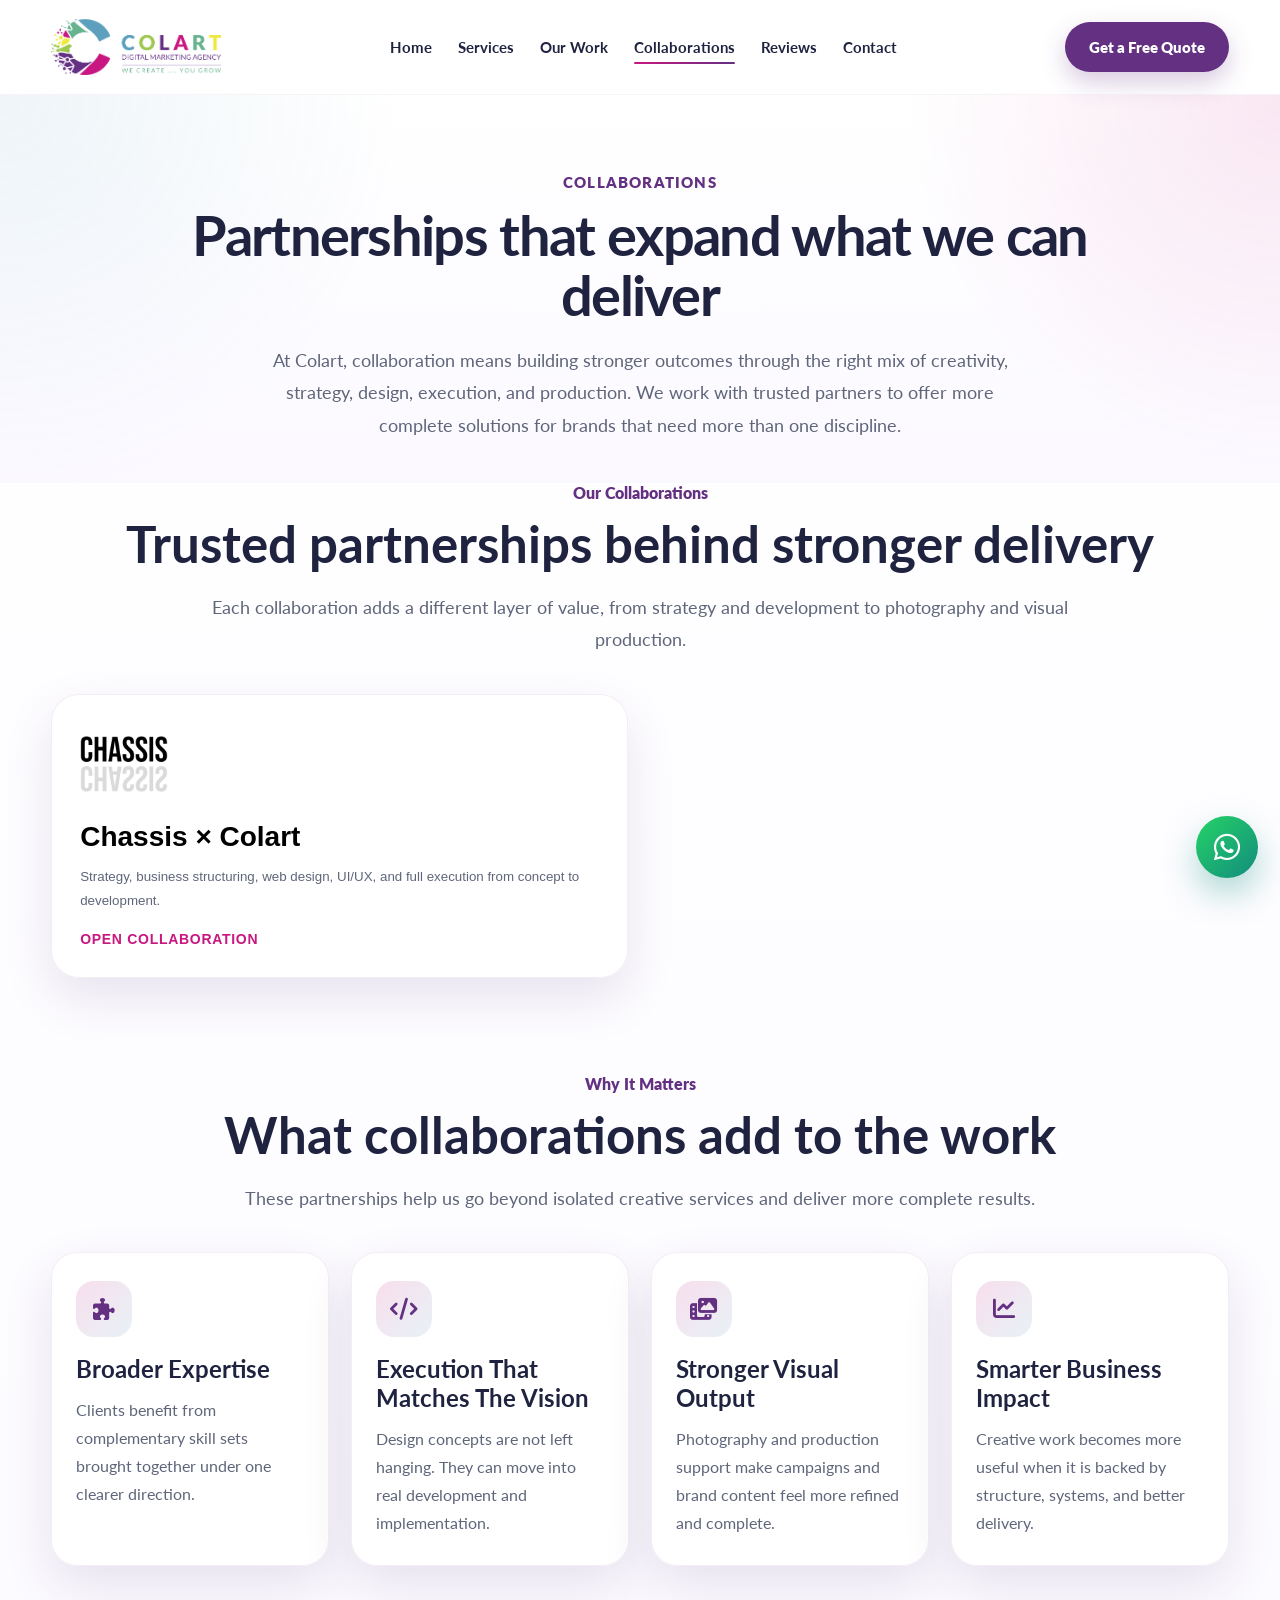
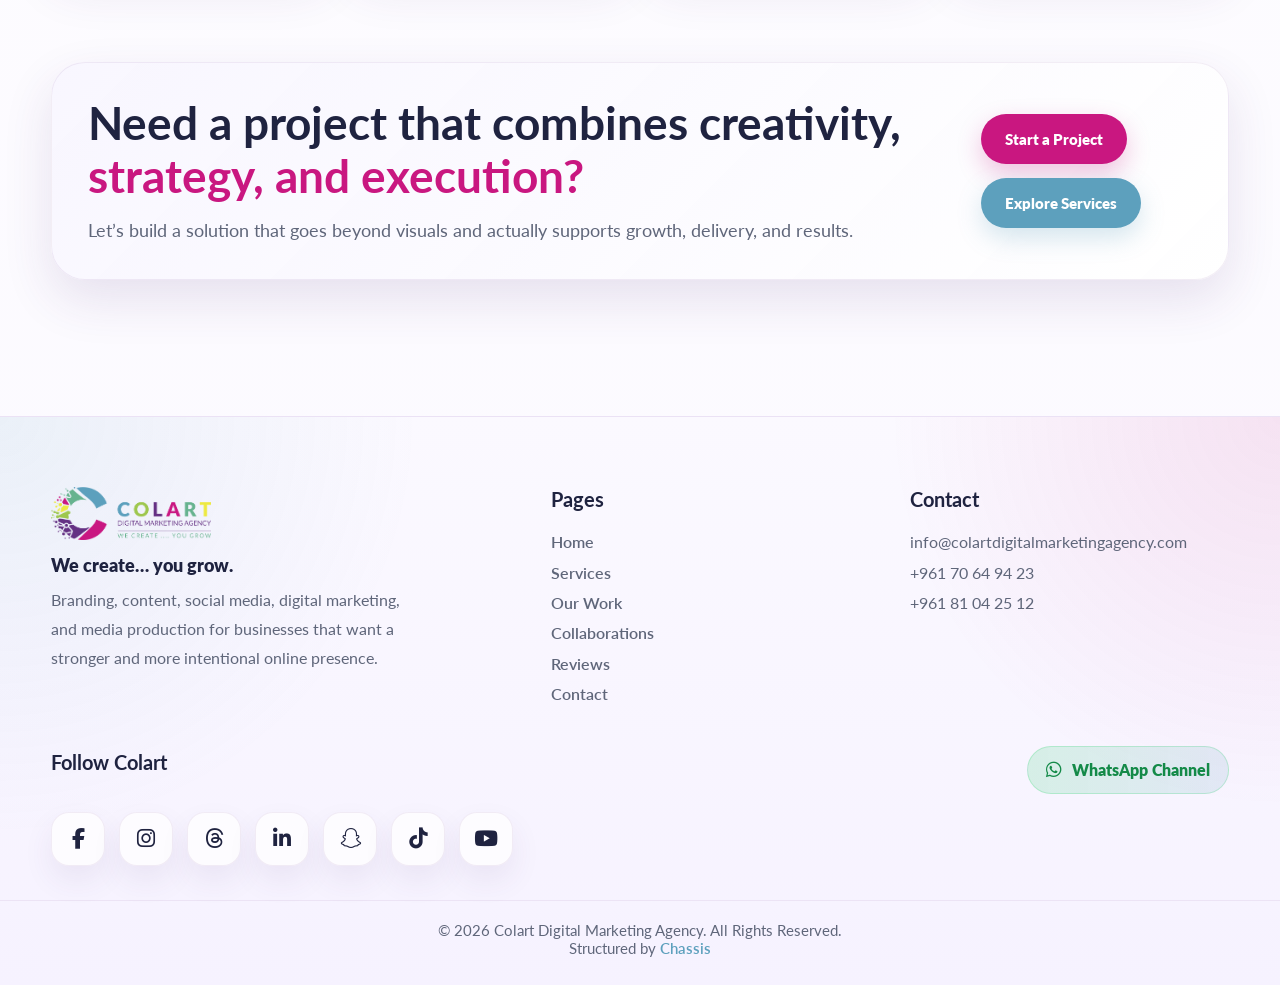
<file: collaborations.html>
<!DOCTYPE html>
<html lang="en">
<head>
  <meta charset="UTF-8" />
  <meta name="viewport" content="width=device-width, initial-scale=1.0" />

  <title>Creative Collaborations | Colart Digital Marketing Agency Lebanon</title>
  <meta
    name="description"
    content="Discover Colart’s creative collaborations in Lebanon across strategy, branding, web design, UI/UX, development, photography, videography, and media production."
  />
  <meta
    name="keywords"
    content="Colart collaborations, creative collaborations Lebanon, branding Lebanon, web design Lebanon, UI UX design Lebanon, web development Lebanon, photography Lebanon, videography Lebanon, media production Lebanon"
  />
  <meta name="author" content="Colart Digital Marketing Agency" />
  <meta name="robots" content="index, follow, max-image-preview:large" />
  <meta name="googlebot" content="index, follow, max-image-preview:large" />
  <meta name="theme-color" content="#633082" />
  <meta name="format-detection" content="telephone=no" />

  <link rel="canonical" href="https://colartdigitalmarketingagency.com/collaborations.html" />

  <link rel="icon" href="/favicon.ico" sizes="any" />
  <link rel="shortcut icon" href="/favicon.ico" />
  <link rel="apple-touch-icon" href="/favicon.ico" />

  <meta property="og:type" content="website" />
  <meta property="og:title" content="Creative Collaborations | Colart Digital Marketing Agency Lebanon" />
  <meta
    property="og:description"
    content="Explore Colart’s collaborations across branding, strategy, web design, development, photography, videography, and media production in Lebanon."
  />
  <meta property="og:url" content="https://colartdigitalmarketingagency.com/collaborations.html" />
  <meta property="og:site_name" content="Colart Digital Marketing Agency" />
  <meta property="og:image" content="https://colartdigitalmarketingagency.com/assets/logo/colart-logo-main.webp" />
  <meta property="og:image:alt" content="Colart Digital Marketing Agency logo" />
  <meta property="og:locale" content="en_US" />

  <meta name="twitter:card" content="summary_large_image" />
  <meta name="twitter:title" content="Creative Collaborations | Colart Digital Marketing Agency Lebanon" />
  <meta
    name="twitter:description"
    content="Explore Colart’s collaborations across branding, strategy, web design, development, photography, videography, and media production in Lebanon."
  />
  <meta name="twitter:image" content="https://colartdigitalmarketingagency.com/assets/logo/colart-logo-main.webp" />

  <link rel="preconnect" href="https://fonts.googleapis.com" />
  <link rel="preconnect" href="https://fonts.gstatic.com" crossorigin />
  <link
    href="https://fonts.googleapis.com/css2?family=Lato:wght@300;400;700;900&display=swap"
    rel="stylesheet"
  />
  <link rel="stylesheet" href="style.css" />
  <link rel="stylesheet" href="https://cdnjs.cloudflare.com/ajax/libs/font-awesome/6.5.0/css/all.min.css" />

  <script type="application/ld+json">
  {
    "@context": "https://schema.org",
    "@type": "WebPage",
    "name": "Creative Collaborations | Colart Digital Marketing Agency Lebanon",
    "url": "https://colartdigitalmarketingagency.com/collaborations.html",
    "description": "Discover Colart’s creative collaborations in Lebanon across strategy, branding, web design, UI/UX, development, photography, videography, and media production.",
    "publisher": {
      "@type": "Organization",
      "name": "Colart Digital Marketing Agency",
      "url": "https://colartdigitalmarketingagency.com/",
      "logo": {
        "@type": "ImageObject",
        "url": "https://colartdigitalmarketingagency.com/assets/logo/colart-logo-main.webp"
      }
    }
  }
  </script>
</head>
<body>
  <header class="site-header">
    <div class="container header-wrap">
      <a href="index.html" class="logo-link" aria-label="Colart home">
        <img
          src="assets/logo/colart-logo-main.webp"
          alt="Colart logo"
          class="site-logo"
        />
      </a>

      <nav class="main-nav" aria-label="Main navigation">
        <a href="index.html">Home</a>
        <a href="services.html">Services</a>
        <a href="work.html">Our Work</a>
        <a href="collaborations.html" class="active">Collaborations</a>
        <a href="reviews.html">Reviews</a>
        <a href="contact.html">Contact</a>
      </nav>

      <a href="contact.html" class="btn btn-header header-cta">Get a Free Quote</a>

      <button class="menu-toggle" type="button" aria-label="Open menu">
        <span></span>
        <span></span>
        <span></span>
      </button>
    </div>
  </header>

  <main>
    <section class="inner-page-hero">
      <div class="container">
        <div class="inner-page-hero-content">
          <p class="inner-page-kicker">Collaborations</p>
          <h1>Partnerships that expand what we can deliver</h1>
          <p class="inner-page-text">
            At Colart, collaboration means building stronger outcomes through the right mix of
            creativity, strategy, design, execution, and production. We work with trusted partners
            to offer more complete solutions for brands that need more than one discipline.
          </p>
        </div>
      </div>
    </section>

    <section class="collaborations-section">
      <div class="container">
        <div class="section-intro">
          <p class="section-kicker">Our Collaborations</p>
          <h2>Trusted partnerships behind stronger delivery</h2>
          <p class="section-description narrow">
            Each collaboration adds a different layer of value, from strategy and development
            to photography and visual production.
          </p>
        </div>

        <div class="collab-grid">
          <button class="collab-card" type="button" data-collab-open="chassis" aria-label="Open Chassis collaboration details">
            <div class="collab-card-logo-wrap">
              <img src="assets/branding/chassis.png" alt="Chassis logo" class="collab-card-logo" />
            </div>
            <h3>Chassis × Colart</h3>
            <p>
              Strategy, business structuring, web design, UI/UX, and full execution from concept to development.
            </p>
            <span class="collab-card-link">Open Collaboration</span>
          </button>
    </section>

    <section class="work-summary-section collaboration-benefits-section">
      <div class="container">
        <div class="section-intro">
          <p class="section-kicker">Why It Matters</p>
          <h2>What collaborations add to the work</h2>
          <p class="section-description narrow">
            These partnerships help us go beyond isolated creative services and deliver more complete results.
          </p>
        </div>

        <div class="work-summary-grid">
          <article class="work-summary-card">
            <div class="work-summary-icon"><i class="fa-solid fa-puzzle-piece"></i></div>
            <h3>Broader Expertise</h3>
            <p>Clients benefit from complementary skill sets brought together under one clearer direction.</p>
          </article>

          <article class="work-summary-card">
            <div class="work-summary-icon"><i class="fa-solid fa-code"></i></div>
            <h3>Execution That Matches The Vision</h3>
            <p>Design concepts are not left hanging. They can move into real development and implementation.</p>
          </article>

          <article class="work-summary-card">
            <div class="work-summary-icon"><i class="fa-solid fa-photo-film"></i></div>
            <h3>Stronger Visual Output</h3>
            <p>Photography and production support make campaigns and brand content feel more refined and complete.</p>
          </article>

          <article class="work-summary-card">
            <div class="work-summary-icon"><i class="fa-solid fa-chart-line"></i></div>
            <h3>Smarter Business Impact</h3>
            <p>Creative work becomes more useful when it is backed by structure, systems, and better delivery.</p>
          </article>
        </div>
      </div>
    </section>

    <section class="cta-section">
      <div class="container cta-box">
        <div class="cta-text">
          <h2>
            Need a project that combines creativity,
            <span>strategy, and execution?</span>
          </h2>
          <p>
            Let’s build a solution that goes beyond visuals and actually supports growth, delivery, and results.
          </p>
        </div>

        <div class="cta-actions">
          <a href="contact.html" class="btn btn-primary">Start a Project</a>
          <a href="services.html" class="btn btn-secondary">Explore Services</a>
        </div>
      </div>
    </section>
  </main>

  <footer class="site-footer">
    <div class="container footer-top">
      <div class="footer-brand">
        <img
          src="assets/logo/colart-logo-main.webp"
          alt="Colart logo"
          class="footer-logo"
        />
        <p class="footer-tagline">We create… you grow.</p>
        <p class="footer-blurb">
          Branding, content, social media, digital marketing, and media production
          for businesses that want a stronger and more intentional online presence.
        </p>
      </div>

      <div class="footer-links">
        <h4>Pages</h4>
        <a href="index.html">Home</a>
        <a href="services.html">Services</a>
        <a href="work.html">Our Work</a>
        <a href="collaborations.html">Collaborations</a>
        <a href="reviews.html">Reviews</a>
        <a href="contact.html">Contact</a>
      </div>

      <div class="footer-contact">
        <h4>Contact</h4>
        <p>info@colartdigitalmarketingagency.com</p>
        <p>+961 70 64 94 23</p>
        <p>+961 81 04 25 12</p>
      </div>
    </div>

    <div class="container footer-social-wrap">
      <div class="footer-social-head">
        <h4>Follow Colart</h4>
        <a
          href="https://whatsapp.com/channel/0029VbBE25m7j6g4kQvefg2K"
          target="_blank"
          rel="noopener noreferrer"
          class="channel-pill"
        >
          <i class="fa-brands fa-whatsapp"></i>
          <span>WhatsApp Channel</span>
        </a>
      </div>

      <div class="social-row">
        <a
          href="https://www.facebook.com/colartdigitalmarketingagency"
          target="_blank"
          rel="noopener noreferrer"
          aria-label="Facebook"
          class="social-card"
        >
          <i class="fa-brands fa-facebook-f"></i>
        </a>

        <a
          href="https://www.instagram.com/colartdigitalmarketingagency"
          target="_blank"
          rel="noopener noreferrer"
          aria-label="Instagram"
          class="social-card"
        >
          <i class="fa-brands fa-instagram"></i>
        </a>

        <a
          href="https://www.threads.net/@colartdigitalmarketingagency"
          target="_blank"
          rel="noopener noreferrer"
          aria-label="Threads"
          class="social-card"
        >
          <i class="fa-brands fa-threads"></i>
        </a>

        <a href="https://www.linkedin.com/company/colartdigitalmarketingagency/"
   target="_blank"
   rel="noopener noreferrer"
   aria-label="LinkedIn"
   class="social-card">
  <i class="fa-brands fa-linkedin-in"></i>
</a>

        <a
          href="https://www.snapchat.com/add/colartdigitalmarketingagency"
          target="_blank"
          rel="noopener noreferrer"
          aria-label="Snapchat"
          class="social-card"
        >
          <i class="fa-brands fa-snapchat"></i>
        </a>

        <a
          href="https://www.tiktok.com/@colartdigitalmarketingagency"
          target="_blank"
          rel="noopener noreferrer"
          aria-label="TikTok"
          class="social-card"
        >
          <i class="fa-brands fa-tiktok"></i>
        </a>

        <a
          href="https://www.youtube.com/@colartdigitalmarketingagency"
          target="_blank"
          rel="noopener noreferrer"
          aria-label="YouTube"
          class="social-card"
        >
          <i class="fa-brands fa-youtube"></i>
        </a>
      </div>
    </div>

    <div class="footer-bottom">
      <div class="container">
        <p>© 2026 Colart Digital Marketing Agency. All Rights Reserved.<br>
           Structured by <a href="https://www.chassislb.com" target="_blank" rel="noopener noreferrer">Chassis</a></p>
      </div>
    </div>
  </footer>

  <a
    href="https://wa.me/96170649423"
    target="_blank"
    rel="noopener noreferrer"
    class="floating-whatsapp"
    aria-label="Chat with Colart on WhatsApp"
  >
    <i class="fa-brands fa-whatsapp"></i>
  </a>

  <div class="collab-modal" id="collabModal" aria-hidden="true">
    <div class="collab-modal-overlay" data-collab-close></div>

    <div class="collab-modal-dialog" role="dialog" aria-modal="true" aria-label="Collaboration details">
      <button class="collab-modal-close" type="button" data-collab-close aria-label="Close collaboration popup">
        <i class="fa-solid fa-xmark"></i>
      </button>

      <div class="collab-modal-content" id="collabModalContent"></div>
    </div>
  </div>

  <script src="main.js"></script>
  
</body>
</html>
</file>
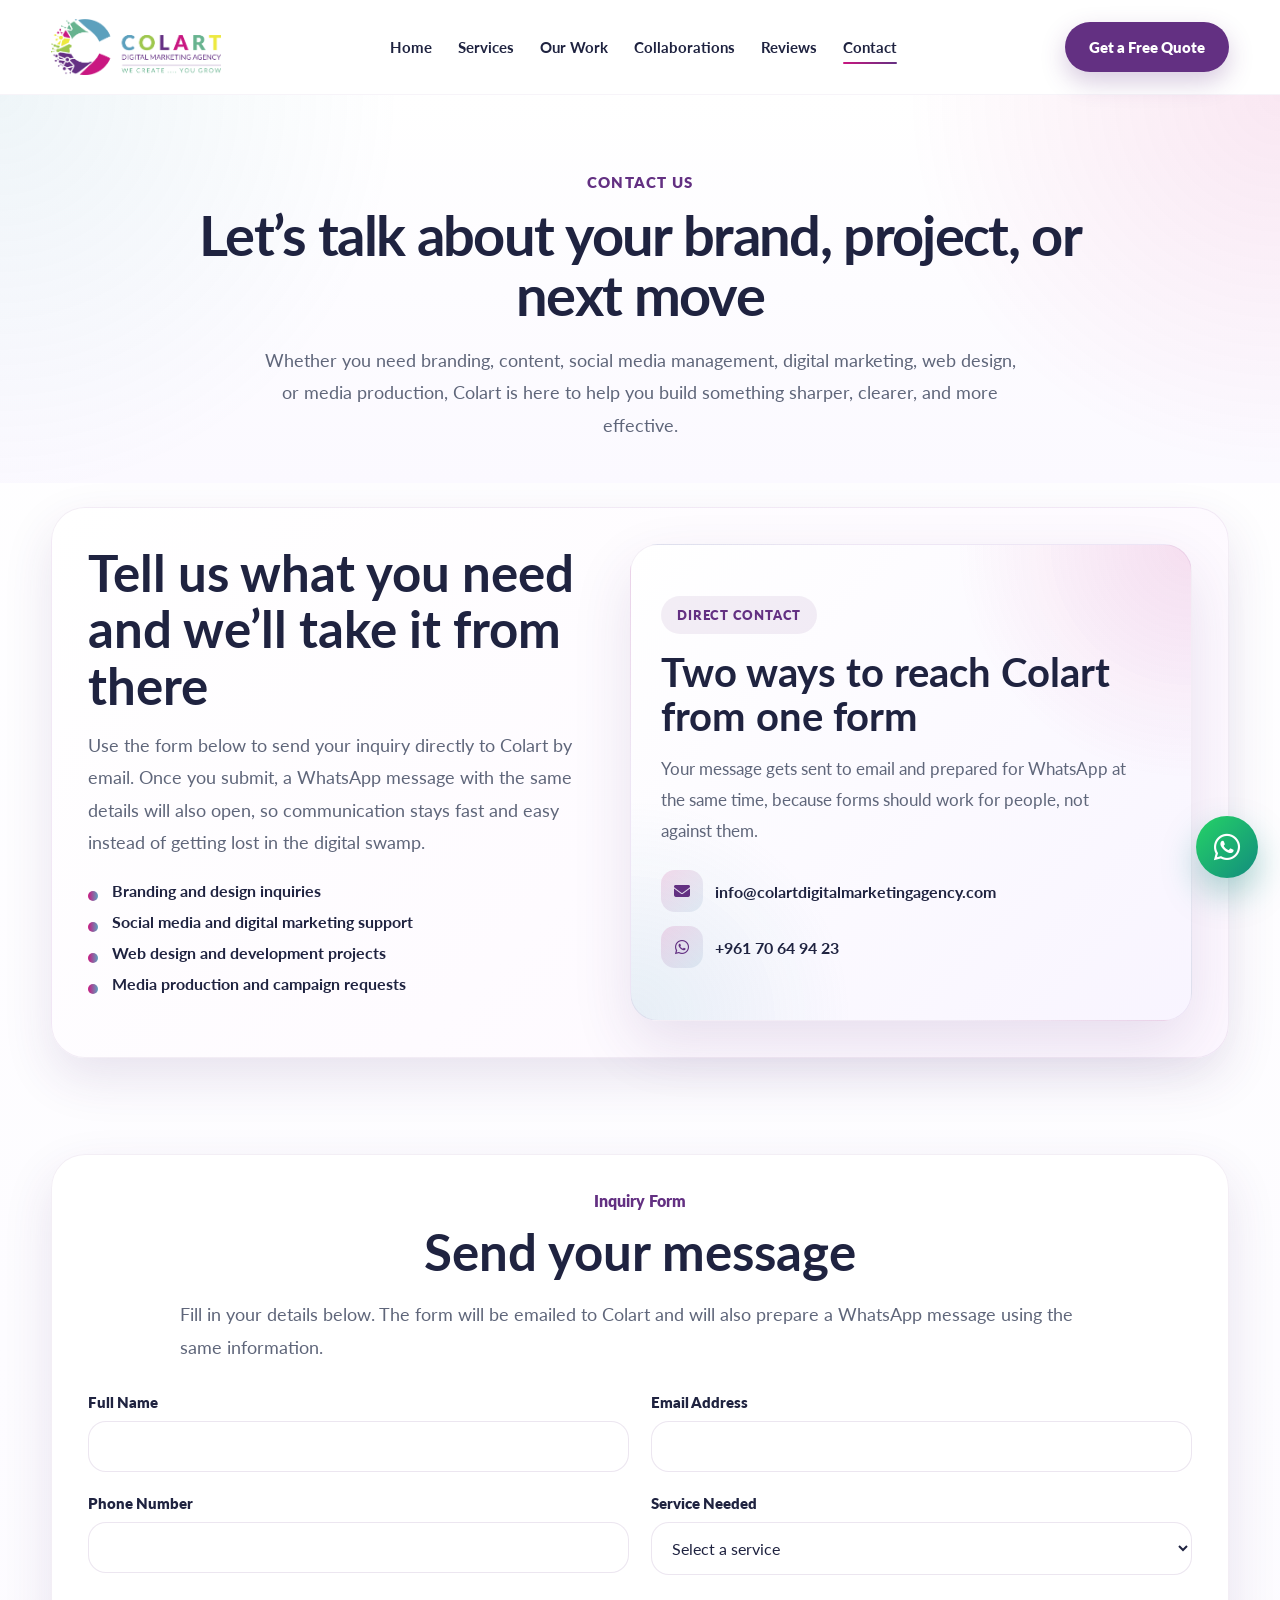
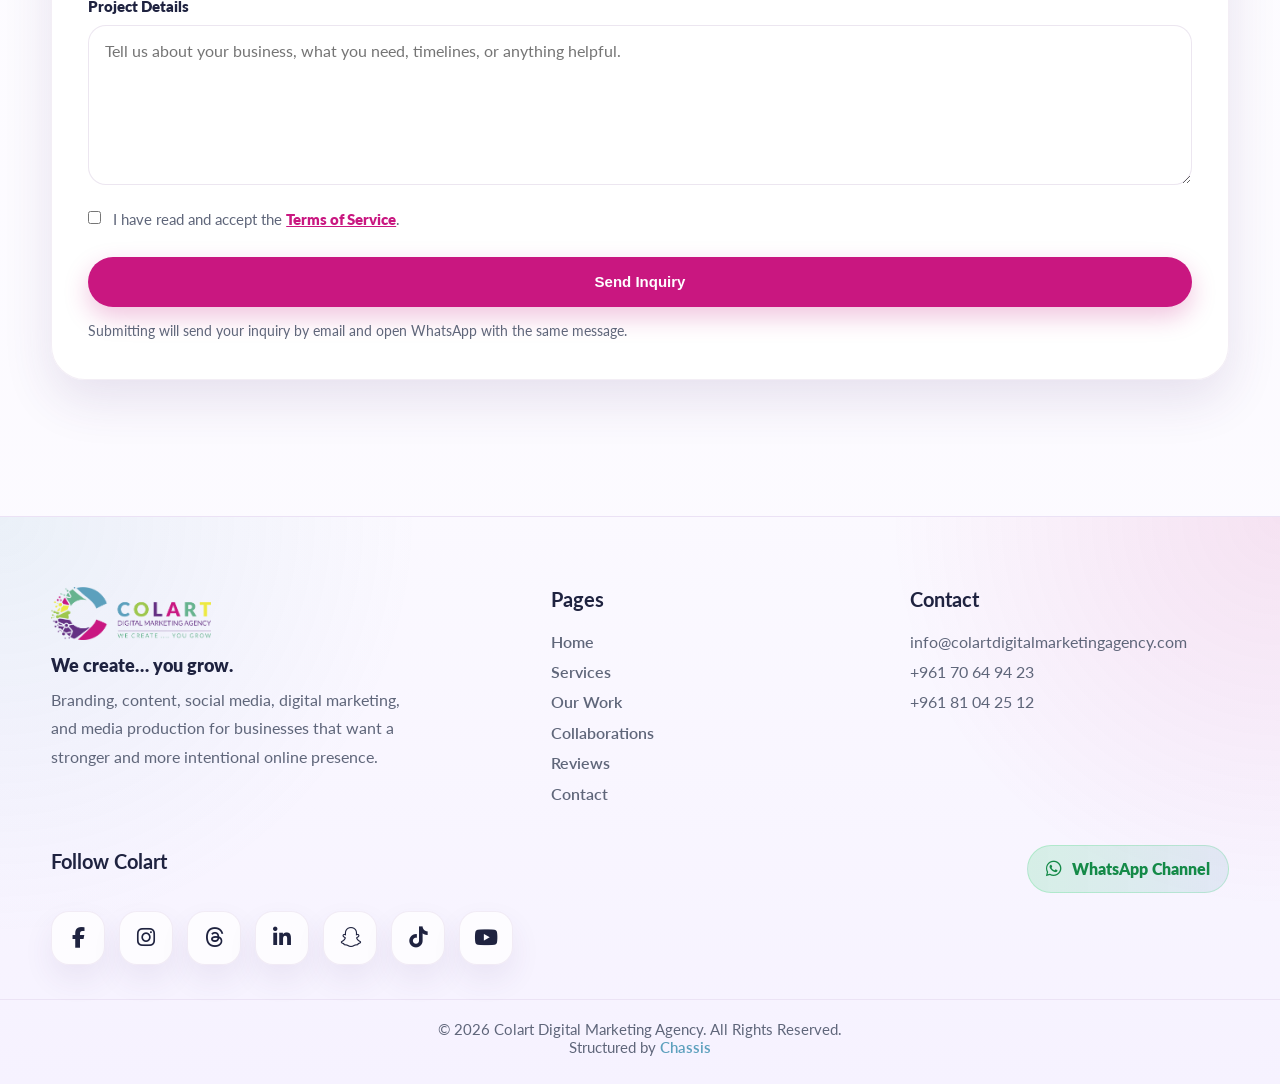
<file: contact.html>
<!DOCTYPE html>
<html lang="en">
<head>
  <meta charset="UTF-8" />
  <meta name="viewport" content="width=device-width, initial-scale=1.0" />

  <title>Contact Colart | Digital Marketing Agency in Lebanon</title>
  <meta
    name="description"
    content="Contact Colart Digital Marketing Agency in Lebanon for branding, social media management, digital marketing, web design, content creation, and media production services."
  />
  <meta
    name="keywords"
    content="contact Colart, Colart Lebanon, digital marketing agency Lebanon, branding agency Lebanon, social media management Lebanon, web design Lebanon, media production Lebanon, contact digital agency Lebanon"
  />
  <meta name="author" content="Colart Digital Marketing Agency" />
  <meta name="robots" content="index, follow, max-image-preview:large" />
  <meta name="googlebot" content="index, follow, max-image-preview:large" />
  <meta name="theme-color" content="#633082" />
  <meta name="format-detection" content="telephone=no" />

  <link rel="canonical" href="https://colartdigitalmarketingagency.com/contact.html" />

  <link rel="icon" href="/favicon.ico" sizes="any" />
  <link rel="shortcut icon" href="/favicon.ico" />
  <link rel="apple-touch-icon" href="/favicon.ico" />

  <meta property="og:type" content="website" />
  <meta property="og:title" content="Contact Colart | Digital Marketing Agency in Lebanon" />
  <meta
    property="og:description"
    content="Get in touch with Colart Digital Marketing Agency in Lebanon for branding, content creation, digital marketing, web design, and media production."
  />
  <meta property="og:url" content="https://colartdigitalmarketingagency.com/contact.html" />
  <meta property="og:site_name" content="Colart Digital Marketing Agency" />
  <meta property="og:image" content="https://colartdigitalmarketingagency.com/assets/logo/colart-logo-main.webp" />
  <meta property="og:image:alt" content="Colart Digital Marketing Agency logo" />
  <meta property="og:locale" content="en_US" />

  <meta name="twitter:card" content="summary_large_image" />
  <meta name="twitter:title" content="Contact Colart | Digital Marketing Agency in Lebanon" />
  <meta
    name="twitter:description"
    content="Get in touch with Colart Digital Marketing Agency in Lebanon for branding, content creation, digital marketing, web design, and media production."
  />
  <meta name="twitter:image" content="https://colartdigitalmarketingagency.com/assets/logo/colart-logo-main.webp" />

  <link rel="preconnect" href="https://fonts.googleapis.com" />
  <link rel="preconnect" href="https://fonts.gstatic.com" crossorigin />
  <link
    href="https://fonts.googleapis.com/css2?family=Lato:wght@300;400;700;900&display=swap"
    rel="stylesheet"
  />
  <link rel="stylesheet" href="style.css" />
  <link rel="stylesheet" href="https://cdnjs.cloudflare.com/ajax/libs/font-awesome/6.5.0/css/all.min.css" />

  <script type="application/ld+json">
  {
    "@context": "https://schema.org",
    "@type": "ContactPage",
    "name": "Contact Colart | Digital Marketing Agency in Lebanon",
    "url": "https://colartdigitalmarketingagency.com/contact.html",
    "description": "Contact Colart Digital Marketing Agency in Lebanon for branding, social media management, digital marketing, web design, content creation, and media production services.",
    "publisher": {
      "@type": "Organization",
      "name": "Colart Digital Marketing Agency",
      "url": "https://colartdigitalmarketingagency.com/",
      "logo": {
        "@type": "ImageObject",
        "url": "https://colartdigitalmarketingagency.com/assets/logo/colart-logo-main.webp"
      }
    }
  }
  </script>
</head>
<body>
  <header class="site-header">
    <div class="container header-wrap">
      <a href="index.html" class="logo-link" aria-label="Colart home">
        <img
          src="assets/logo/colart-logo-main.webp"
          alt="Colart logo"
          class="site-logo"
        />
      </a>

      <nav class="main-nav" aria-label="Main navigation">
        <a href="index.html">Home</a>
        <a href="services.html">Services</a>
        <a href="work.html">Our Work</a>
        <a href="collaborations.html">Collaborations</a>
        <a href="reviews.html">Reviews</a>
        <a href="contact.html" class="active">Contact</a>
      </nav>

      <a href="contact.html" class="btn btn-header header-cta">Get a Free Quote</a>

      <button class="menu-toggle" type="button" aria-label="Open menu">
        <span></span>
        <span></span>
        <span></span>
      </button>
    </div>
  </header>

  <main>
    <section class="inner-page-hero">
      <div class="container">
        <div class="inner-page-hero-content">
          <p class="inner-page-kicker">Contact Us</p>
          <h1>Let’s talk about your brand, project, or next move</h1>
          <p class="inner-page-text">
            Whether you need branding, content, social media management, digital marketing,
            web design, or media production, Colart is here to help you build something sharper,
            clearer, and more effective.
          </p>
        </div>
      </div>
    </section>

    <section class="portfolio-highlight contact-intro-section">
      <div class="container">
        <div class="portfolio-grid">
          <div class="portfolio-copy">
            <h2>Tell us what you need and we’ll take it from there</h2>
            <p>
              Use the form below to send your inquiry directly to Colart by email.
              Once you submit, a WhatsApp message with the same details will also open,
              so communication stays fast and easy instead of getting lost in the digital swamp.
            </p>
            <ul class="portfolio-list">
              <li>Branding and design inquiries</li>
              <li>Social media and digital marketing support</li>
              <li>Web design and development projects</li>
              <li>Media production and campaign requests</li>
            </ul>
          </div>

          <div class="portfolio-image-card contact-feature-card">
            <div class="contact-feature-box">
              <div class="contact-feature-badge">Direct Contact</div>
              <h3>Two ways to reach Colart from one form</h3>
              <p>
                Your message gets sent to email and prepared for WhatsApp at the same time,
                because forms should work for people, not against them.
              </p>

              <div class="contact-direct-list">
                <div class="contact-direct-item">
                  <i class="fa-solid fa-envelope"></i>
                  <span>info@colartdigitalmarketingagency.com</span>
                </div>
                <div class="contact-direct-item">
                  <i class="fa-brands fa-whatsapp"></i>
                  <span>+961 70 64 94 23</span>
                </div>
              </div>
            </div>
          </div>
        </div>
      </div>
    </section>

    <section class="contact-form-section">
      <div class="container">
        <div class="contact-form-wrap">
          <div class="section-intro left-text">
            <p class="section-kicker">Inquiry Form</p>
            <h2>Send your message</h2>
            <p class="section-description left-align">
              Fill in your details below. The form will be emailed to Colart and will also prepare a WhatsApp message using the same information.
            </p>
          </div>

          <form
            id="contactForm"
            class="contact-form"
            action="https://formsubmit.co/elhindysamuel@gmail.com"
            method="POST"
            target="hidden_iframe"
          >
            <input type="hidden" name="_subject" value="New Contact Form Submission - Colart Website" />
            <input type="hidden" name="_captcha" value="false" />
            <input type="hidden" name="_template" value="table" />

            <div class="contact-form-grid">
              <div class="form-group">
                <label for="fullName">Full Name</label>
                <input type="text" id="fullName" name="Full Name" required />
              </div>

              <div class="form-group">
                <label for="emailAddress">Email Address</label>
                <input type="email" id="emailAddress" name="Email Address" required />
              </div>

              <div class="form-group">
                <label for="phoneNumber">Phone Number</label>
                <input type="tel" id="phoneNumber" name="Phone Number" required />
              </div>

              <div class="form-group">
                <label for="serviceNeeded">Service Needed</label>
                <select id="serviceNeeded" name="Service Needed" required>
                  <option value="" selected disabled>Select a service</option>
                  <option value="Brand Identity">Brand Identity</option>
                  <option value="Social Media Management">Social Media Management</option>
                  <option value="Digital Marketing">Digital Marketing</option>
                  <option value="Media Production">Media Production</option>
                  <option value="Web Design / UI UX">Web Design / UI UX</option>
                  <option value="Development">Development</option>
                  <option value="Other">Other</option>
                </select>
              </div>

              <div class="form-group form-group-full">
                <label for="projectDetails">Project Details</label>
                <textarea
                  id="projectDetails"
                  name="Project Details"
                  rows="6"
                  placeholder="Tell us about your business, what you need, timelines, or anything helpful."
                  required
                ></textarea>
              </div>
            </div>

            <div class="contact-terms-row">
              <label class="terms-check">
                <input type="checkbox" id="acceptTerms" name="Accepted Terms" value="Yes" required />
                <span>
                  I have read and accept the
                  <button type="button" class="terms-link-button" data-terms-open>Terms of Service</button>.
                </span>
              </label>
            </div>

            <div class="contact-submit-row">
              <button type="submit" class="btn btn-primary">Send Inquiry</button>
              <p class="contact-submit-note">
                Submitting will send your inquiry by email and open WhatsApp with the same message.
              </p>
            </div>
          </form>

          <iframe name="hidden_iframe" class="hidden-iframe" title="Hidden form target"></iframe>
        </div>
      </div>
    </section>
  </main>

  <footer class="site-footer">
    <div class="container footer-top">
      <div class="footer-brand">
        <img
          src="assets/logo/colart-logo-main.webp"
          alt="Colart logo"
          class="footer-logo"
        />
        <p class="footer-tagline">We create… you grow.</p>
        <p class="footer-blurb">
          Branding, content, social media, digital marketing, and media production
          for businesses that want a stronger and more intentional online presence.
        </p>
      </div>

      <div class="footer-links">
        <h4>Pages</h4>
        <a href="index.html">Home</a>
        <a href="services.html">Services</a>
        <a href="work.html">Our Work</a>
        <a href="collaborations.html">Collaborations</a>
        <a href="reviews.html">Reviews</a>
        <a href="contact.html">Contact</a>
      </div>

      <div class="footer-contact">
        <h4>Contact</h4>
        <p>info@colartdigitalmarketingagency.com</p>
        <p>+961 70 64 94 23</p>
        <p>+961 81 04 25 12</p>
      </div>
    </div>

    <div class="container footer-social-wrap">
      <div class="footer-social-head">
        <h4>Follow Colart</h4>
        <a
          href="https://whatsapp.com/channel/0029VbBE25m7j6g4kQvefg2K"
          target="_blank"
          rel="noopener noreferrer"
          class="channel-pill"
        >
          <i class="fa-brands fa-whatsapp"></i>
          <span>WhatsApp Channel</span>
        </a>
      </div>

      <div class="social-row">
        <a href="https://www.facebook.com/colartdigitalmarketingagency" target="_blank" rel="noopener noreferrer" aria-label="Facebook" class="social-card"><i class="fa-brands fa-facebook-f"></i></a>
        <a href="https://www.instagram.com/colartdigitalmarketingagency" target="_blank" rel="noopener noreferrer" aria-label="Instagram" class="social-card"><i class="fa-brands fa-instagram"></i></a>
        <a href="https://www.threads.net/@colartdigitalmarketingagency" target="_blank" rel="noopener noreferrer" aria-label="Threads" class="social-card"><i class="fa-brands fa-threads"></i></a>
        <a href="https://www.linkedin.com/company/colartdigitalmarketingagency/"
   target="_blank"
   rel="noopener noreferrer"
   aria-label="LinkedIn"
   class="social-card">
  <i class="fa-brands fa-linkedin-in"></i>
</a>
        <a href="https://www.snapchat.com/add/colartdigitalmarketingagency" target="_blank" rel="noopener noreferrer" aria-label="Snapchat" class="social-card"><i class="fa-brands fa-snapchat"></i></a>
        <a href="https://www.tiktok.com/@colartdigitalmarketingagency" target="_blank" rel="noopener noreferrer" aria-label="TikTok" class="social-card"><i class="fa-brands fa-tiktok"></i></a>
        <a href="https://www.youtube.com/@colartdigitalmarketingagency" target="_blank" rel="noopener noreferrer" aria-label="YouTube" class="social-card"><i class="fa-brands fa-youtube"></i></a>
      </div>
    </div>

    <div class="footer-bottom">
      <div class="container">
        <p>© 2026 Colart Digital Marketing Agency. All Rights Reserved.<br>
           Structured by <a href="https://www.chassislb.com" target="_blank" rel="noopener noreferrer">Chassis</a></p>
      </div>
    </div>
  </footer>

  <a
    href="https://wa.me/96170649423"
    target="_blank"
    rel="noopener noreferrer"
    class="floating-whatsapp"
    aria-label="Chat with Colart on WhatsApp"
  >
    <i class="fa-brands fa-whatsapp"></i>
  </a>

  <div class="terms-modal" id="termsModal" aria-hidden="true">
    <div class="terms-modal-overlay" data-terms-close></div>

    <div class="terms-modal-dialog" role="dialog" aria-modal="true" aria-label="Terms of Service">
      <button class="terms-modal-close" type="button" data-terms-close aria-label="Close terms popup">
        <i class="fa-solid fa-xmark"></i>
      </button>

      <div class="terms-modal-content">
        <div class="terms-modal-head">
          <p class="terms-modal-kicker">Terms of Service</p>
          <h2>Colart Digital Marketing Agency Terms and Conditions</h2>
          <p>
            These terms include service scope, client responsibilities, payment terms, intellectual property, revisions, confidentiality, termination, governing law, amendments, and acceptance.
          </p>
        </div>

        <div class="terms-modal-body">

  <h3>1. Scope of Services</h3>
  <p>1.1. Colart Digital Marketing Agency agrees to provide services including, but not limited to:</p>
  <p>Branding &amp; Graphic Design<br>
  Web &amp; UI/UX Design<br>
  Social Media Content Creation &amp; Management<br>
  Digital Marketing &amp; Advertising Campaigns<br>
  Media Production (Photography, Videography, Reels, Motion Graphics)<br>
  Business &amp; Creative Consulting</p>
  <p>1.2. All services are provided as outlined in the signed proposal or agreement. Additional services not specified may incur extra fees and require a separate agreement.</p>

  <h3>2. Client Responsibilities</h3>
  <p>2.1. The Client must provide all necessary materials, content, brand assets, feedback, and approvals in a timely manner.</p>
  <p>2.2. The Client is responsible for securing rights or permissions for any third-party materials provided.</p>
  <p>2.3. For ongoing social-media management or campaign execution, the Client agrees to the posting schedule and to cooperate with content submission, review, and approvals.</p>

  <h3>3. Payment Terms</h3>
  <p>3.1. Unless otherwise agreed, Colart Digital Marketing Agency requires a 50% deposit before work begins, with the balance due upon completion or according to agreed milestones.</p>
  <p>3.2. Payments are non-refundable unless explicitly agreed in writing.</p>
  <p>3.3. Late payments may incur a 25% penalty per calendar month on the outstanding balance.</p>
  <p>3.4. Payment methods may include bank transfer or Whish Money, as agreed.</p>

  <h3>4. Intellectual Property Rights</h3>
  <p>4.1. Colart Digital Marketing Agency retains ownership of templates, design systems, drafts, and assets created during the service.</p>
  <p>4.2. The Client receives a non-exclusive, non-transferable license to use final approved designs for the agreed purposes upon full payment.</p>
  <p>4.3. Reuse, resale, modification, or use beyond the agreed scope requires prior written approval and may incur additional fees.</p>
  <p>4.4. Colart retains the right to feature completed work in its portfolio and marketing materials unless the Client requests otherwise in writing.</p>
  <p>4.5. Concepts, drafts, unused alternatives, or design explorations remain Colart’s property unless otherwise agreed in writing.</p>

  <h3>5. Revisions and Approvals</h3>
  <p>5.1. Each project includes up to 10 rounds of revisions unless otherwise agreed.</p>
  <p>5.2. The Client must review and approve deliverables within the agreed timeframe. Delays may affect delivery dates and incur additional charges.</p>
  <p>5.3. Once final approval is given in writing, further changes are outside the approved revision rounds and may require additional fees.</p>

  <h3>6. Confidentiality</h3>
  <p>6.1. Colart Digital Marketing Agency agrees to keep Client-provided materials and project details confidential, except where required by law.</p>
  <p>6.2. The Client agrees not to disclose Colart’s proprietary processes, pricing, internal tools, or trade secrets without written consent.</p>

  <h3>7. Termination</h3>
  <p>7.1. Either party may terminate the agreement with written notice if the other party materially breaches these Terms and fails to remedy the breach within 14 calendar days.</p>
  <p>7.2. If the Client terminates for reasons other than Colart’s breach, the Client remains liable for work completed up to termination.</p>
  <p>7.3. If Colart terminates for reasons other than Client breach, Colart refunds any unearned portion of prepaid fees minus reasonable costs incurred.</p>

  <h3>8. Governing Law</h3>
  <p>8.1. These Terms are governed by the laws of the Republic of Lebanon.</p>
  <p>8.2. Disputes are submitted to the competent courts of Tripoli, Lebanon, unless otherwise agreed in writing.</p>

  <h3>9. Amendments</h3>
  <p>9.1. Colart Digital Marketing Agency reserves the right to amend these Terms at any time and will notify clients of significant changes.</p>
  <p>9.2. Continued use of services after notification constitutes acceptance of the amended Terms.</p>

  <h3>10. Acceptance of Terms</h3>
  <p>10.1. By engaging Colart Digital Marketing Agency’s services, the Client acknowledges that they have read, understood, and accepted these Terms and Conditions.</p>
  <p>10.2. For questions or clarifications, contact:<br>
  Email: info@colartdigitalmarketingagency.com<br>
  Phone: +961 70 64 94 23 / +961 81 04 25 12</p>
</div>
</div>
</div>
</div>

  <script src="main.js"></script>
</body>
</html>
</file>
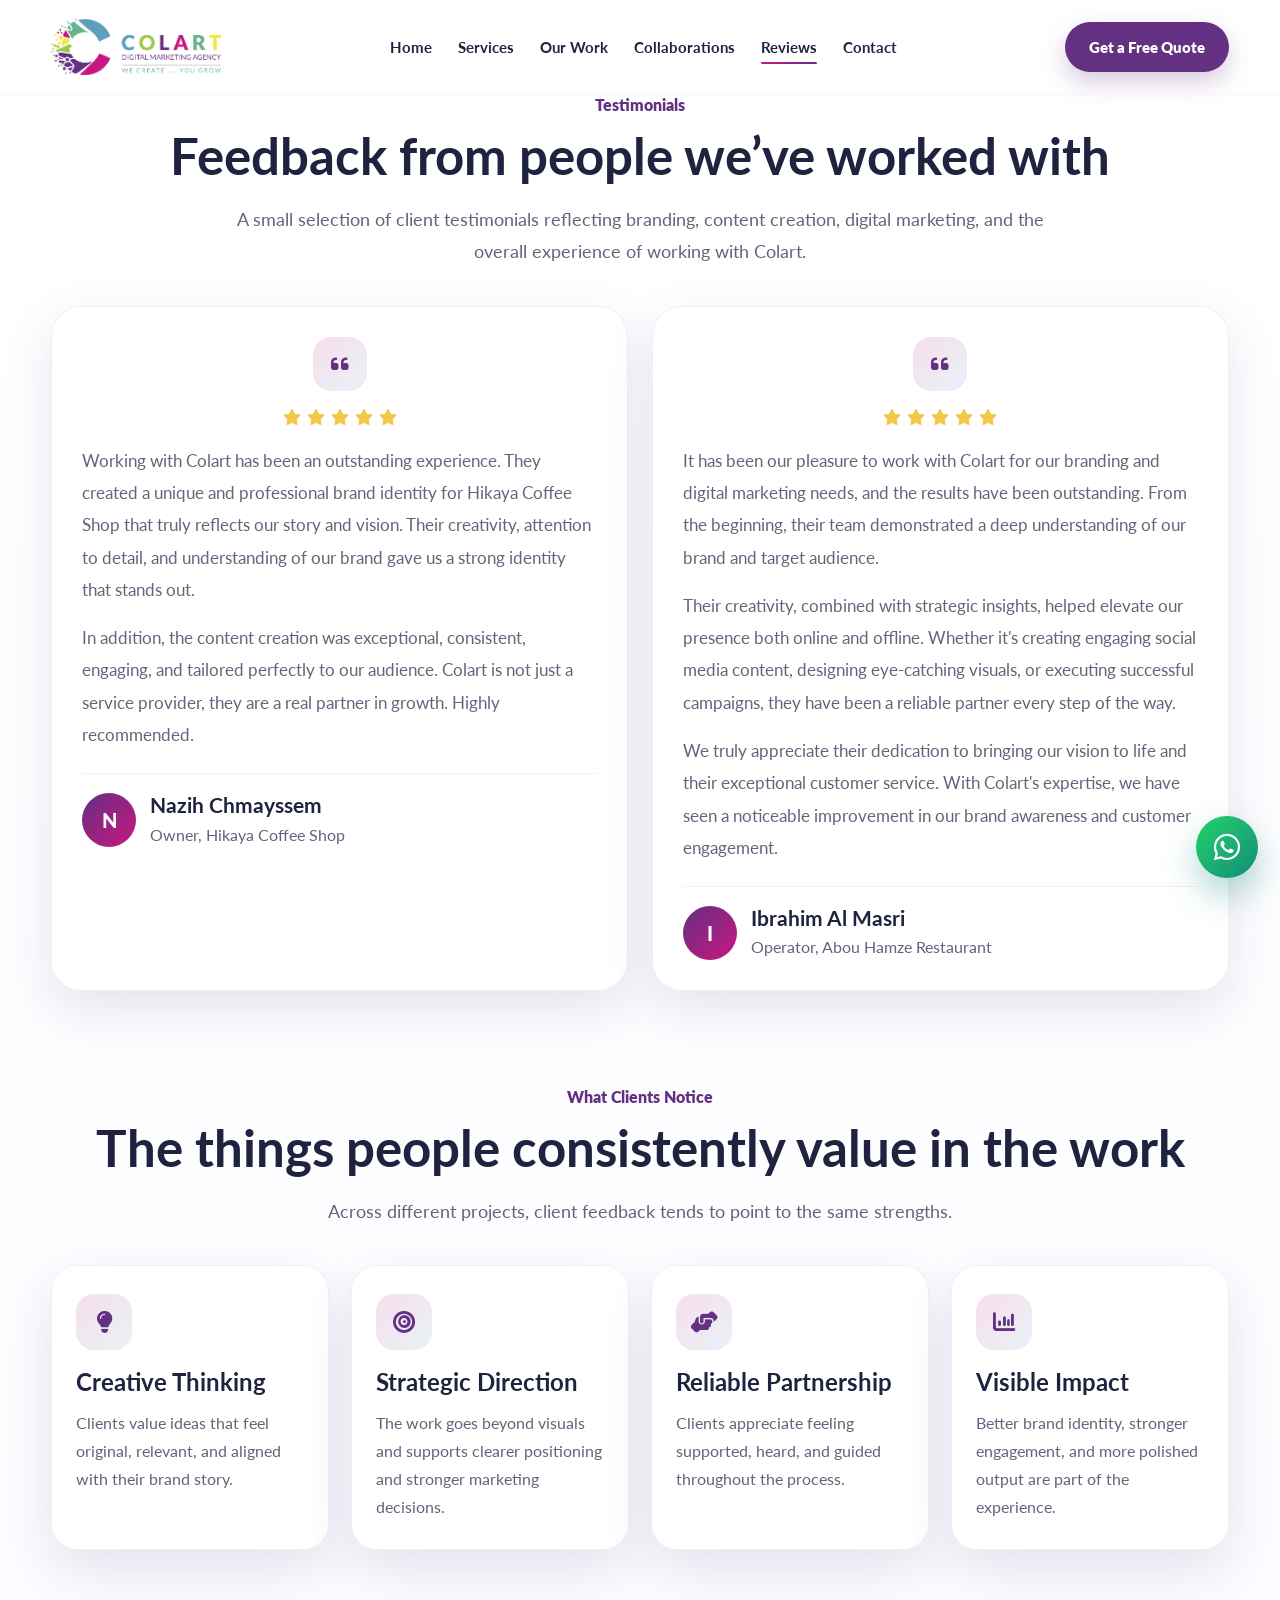
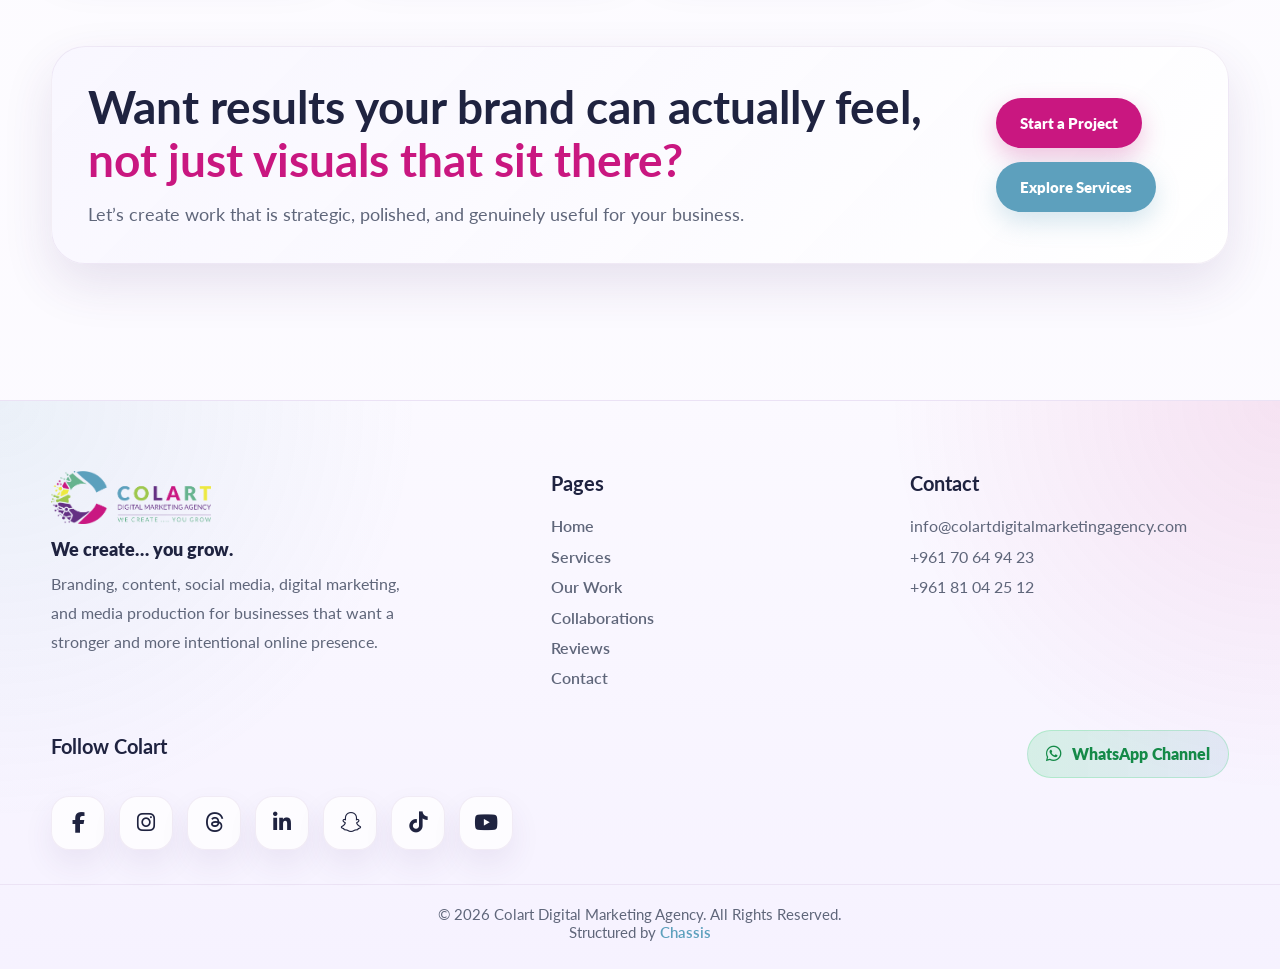
<file: reviews.html>
<!DOCTYPE html>
<html lang="en">
<head>
  <meta charset="UTF-8" />
  <meta name="viewport" content="width=device-width, initial-scale=1.0" />

  <title>Client Reviews | Colart Digital Marketing Agency Lebanon</title>
  <meta
    name="description"
    content="Read client reviews and testimonials about Colart Digital Marketing Agency in Lebanon across branding, content creation, digital marketing, social media, and creative execution."
  />
  <meta
    name="keywords"
    content="Colart reviews, Colart testimonials, client reviews Lebanon, digital marketing agency reviews Lebanon, branding agency reviews Lebanon, social media agency Lebanon, client feedback Colart"
  />
  <meta name="author" content="Colart Digital Marketing Agency" />
  <meta name="robots" content="index, follow, max-image-preview:large" />
  <meta name="googlebot" content="index, follow, max-image-preview:large" />
  <meta name="theme-color" content="#633082" />
  <meta name="format-detection" content="telephone=no" />

  <link rel="canonical" href="https://colartdigitalmarketingagency.com/reviews.html" />

  <link rel="icon" href="/favicon.ico" sizes="any" />
  <link rel="shortcut icon" href="/favicon.ico" />
  <link rel="apple-touch-icon" href="/favicon.ico" />

  <meta property="og:type" content="website" />
  <meta property="og:title" content="Client Reviews | Colart Digital Marketing Agency Lebanon" />
  <meta
    property="og:description"
    content="Read what clients say about working with Colart across branding, content creation, social media, and digital marketing in Lebanon."
  />
  <meta property="og:url" content="https://colartdigitalmarketingagency.com/reviews.html" />
  <meta property="og:site_name" content="Colart Digital Marketing Agency" />
  <meta property="og:image" content="https://colartdigitalmarketingagency.com/assets/logo/colart-logo-main.webp" />
  <meta property="og:image:alt" content="Colart Digital Marketing Agency logo" />
  <meta property="og:locale" content="en_US" />

  <meta name="twitter:card" content="summary_large_image" />
  <meta name="twitter:title" content="Client Reviews | Colart Digital Marketing Agency Lebanon" />
  <meta
    name="twitter:description"
    content="Read what clients say about working with Colart across branding, content creation, social media, and digital marketing in Lebanon."
  />
  <meta name="twitter:image" content="https://colartdigitalmarketingagency.com/assets/logo/colart-logo-main.webp" />

  <link rel="preconnect" href="https://fonts.googleapis.com" />
  <link rel="preconnect" href="https://fonts.gstatic.com" crossorigin />
  <link
    href="https://fonts.googleapis.com/css2?family=Lato:wght@300;400;700;900&display=swap"
    rel="stylesheet"
  />
  <link rel="stylesheet" href="style.css" />
  <link rel="stylesheet" href="https://cdnjs.cloudflare.com/ajax/libs/font-awesome/6.5.0/css/all.min.css" />

  <script type="application/ld+json">
  {
    "@context": "https://schema.org",
    "@type": "WebPage",
    "name": "Client Reviews | Colart Digital Marketing Agency Lebanon",
    "url": "https://colartdigitalmarketingagency.com/reviews.html",
    "description": "Client reviews and testimonials about Colart Digital Marketing Agency in Lebanon across branding, content creation, social media, and digital marketing services.",
    "publisher": {
      "@type": "Organization",
      "name": "Colart Digital Marketing Agency",
      "url": "https://colartdigitalmarketingagency.com/",
      "logo": {
        "@type": "ImageObject",
        "url": "https://colartdigitalmarketingagency.com/assets/logo/colart-logo-main.webp"
      }
    }
  }
  </script>
</head>
<body>
  <header class="site-header">
    <div class="container header-wrap">
      <a href="index.html" class="logo-link" aria-label="Colart home">
        <img
          src="assets/logo/colart-logo-main.webp"
          alt="Colart logo"
          class="site-logo"
        />
      </a>

      <nav class="main-nav" aria-label="Main navigation">
        <a href="index.html">Home</a>
        <a href="services.html">Services</a>
        <a href="work.html">Our Work</a>
        <a href="collaborations.html">Collaborations</a>
        <a href="reviews.html" class="active">Reviews</a>
        <a href="contact.html">Contact</a>
      </nav>

      <a href="contact.html" class="btn btn-header header-cta">Get a Free Quote</a>

      <button class="menu-toggle" type="button" aria-label="Open menu">
        <span></span>
        <span></span>
        <span></span>
      </button>
    </div>
  </header>

  <main>
    <section class="reviews-section">
      <div class="container">
        <div class="section-intro">
          <p class="section-kicker">Testimonials</p>
          <h2>Feedback from people we’ve worked with</h2>
          <p class="section-description narrow">
            A small selection of client testimonials reflecting branding, content creation,
            digital marketing, and the overall experience of working with Colart.
          </p>
        </div>

        <div class="reviews-grid">
          <article class="review-card">
            <div class="review-card-top">
              <div class="review-quote-icon">
                <i class="fa-solid fa-quote-left"></i>
              </div>
              <div class="reviews-stars">
                <i class="fa-solid fa-star"></i>
                <i class="fa-solid fa-star"></i>
                <i class="fa-solid fa-star"></i>
                <i class="fa-solid fa-star"></i>
                <i class="fa-solid fa-star"></i>
              </div>
            </div>

            <div class="review-body">
              <p>
                Working with Colart has been an outstanding experience. They created a unique and professional
                brand identity for Hikaya Coffee Shop that truly reflects our story and vision. Their creativity,
                attention to detail, and understanding of our brand gave us a strong identity that stands out.
              </p>
              <p>
                In addition, the content creation was exceptional, consistent, engaging, and tailored perfectly
                to our audience. Colart is not just a service provider, they are a real partner in growth.
                Highly recommended.
              </p>
            </div>

            <div class="review-author">
              <div class="review-author-avatar">N</div>
              <div>
                <h3>Nazih Chmayssem</h3>
                <p>Owner, Hikaya Coffee Shop</p>
              </div>
            </div>
          </article>

          <article class="review-card">
            <div class="review-card-top">
              <div class="review-quote-icon">
                <i class="fa-solid fa-quote-left"></i>
              </div>
              <div class="reviews-stars">
                <i class="fa-solid fa-star"></i>
                <i class="fa-solid fa-star"></i>
                <i class="fa-solid fa-star"></i>
                <i class="fa-solid fa-star"></i>
                <i class="fa-solid fa-star"></i>
              </div>
            </div>

            <div class="review-body">
              <p>
                It has been our pleasure to work with Colart for our branding and digital marketing needs,
                and the results have been outstanding. From the beginning, their team demonstrated a deep
                understanding of our brand and target audience.
              </p>
              <p>
                Their creativity, combined with strategic insights, helped elevate our presence both online
                and offline. Whether it's creating engaging social media content, designing eye-catching visuals,
                or executing successful campaigns, they have been a reliable partner every step of the way.
              </p>
              <p>
                We truly appreciate their dedication to bringing our vision to life and their exceptional
                customer service. With Colart's expertise, we have seen a noticeable improvement in our
                brand awareness and customer engagement.
              </p>
            </div>

            <div class="review-author">
              <div class="review-author-avatar">I</div>
              <div>
                <h3>Ibrahim Al Masri</h3>
                <p>Operator, Abou Hamze Restaurant</p>
              </div>
            </div>
          </article>
        </div>
      </div>
    </section>

    <section class="reviews-values-section">
      <div class="container">
        <div class="section-intro">
          <p class="section-kicker">What Clients Notice</p>
          <h2>The things people consistently value in the work</h2>
          <p class="section-description narrow">
            Across different projects, client feedback tends to point to the same strengths.
          </p>
        </div>

        <div class="reviews-values-grid">
          <article class="reviews-value-card">
            <div class="reviews-value-icon"><i class="fa-solid fa-lightbulb"></i></div>
            <h3>Creative Thinking</h3>
            <p>Clients value ideas that feel original, relevant, and aligned with their brand story.</p>
          </article>

          <article class="reviews-value-card">
            <div class="reviews-value-icon"><i class="fa-solid fa-bullseye"></i></div>
            <h3>Strategic Direction</h3>
            <p>The work goes beyond visuals and supports clearer positioning and stronger marketing decisions.</p>
          </article>

          <article class="reviews-value-card">
            <div class="reviews-value-icon"><i class="fa-solid fa-handshake-angle"></i></div>
            <h3>Reliable Partnership</h3>
            <p>Clients appreciate feeling supported, heard, and guided throughout the process.</p>
          </article>

          <article class="reviews-value-card">
            <div class="reviews-value-icon"><i class="fa-solid fa-chart-column"></i></div>
            <h3>Visible Impact</h3>
            <p>Better brand identity, stronger engagement, and more polished output are part of the experience.</p>
          </article>
        </div>
      </div>
    </section>

    <section class="cta-section">
      <div class="container cta-box">
        <div class="cta-text">
          <h2>
            Want results your brand can actually feel,
            <span>not just visuals that sit there?</span>
          </h2>
          <p>
            Let’s create work that is strategic, polished, and genuinely useful for your business.
          </p>
        </div>

        <div class="cta-actions">
          <a href="contact.html" class="btn btn-primary">Start a Project</a>
          <a href="services.html" class="btn btn-secondary">Explore Services</a>
        </div>
      </div>
    </section>
  </main>

  <footer class="site-footer">
    <div class="container footer-top">
      <div class="footer-brand">
        <img
          src="assets/logo/colart-logo-main.webp"
          alt="Colart logo"
          class="footer-logo"
        />
        <p class="footer-tagline">We create… you grow.</p>
        <p class="footer-blurb">
          Branding, content, social media, digital marketing, and media production
          for businesses that want a stronger and more intentional online presence.
        </p>
      </div>

      <div class="footer-links">
        <h4>Pages</h4>
        <a href="index.html">Home</a>
        <a href="services.html">Services</a>
        <a href="work.html">Our Work</a>
        <a href="collaborations.html">Collaborations</a>
        <a href="reviews.html">Reviews</a>
        <a href="contact.html">Contact</a>
      </div>

      <div class="footer-contact">
        <h4>Contact</h4>
        <p>info@colartdigitalmarketingagency.com</p>
        <p>+961 70 64 94 23</p>
        <p>+961 81 04 25 12</p>
      </div>
    </div>

    <div class="container footer-social-wrap">
      <div class="footer-social-head">
        <h4>Follow Colart</h4>
        <a
          href="https://whatsapp.com/channel/0029VbBE25m7j6g4kQvefg2K"
          target="_blank"
          rel="noopener noreferrer"
          class="channel-pill"
        >
          <i class="fa-brands fa-whatsapp"></i>
          <span>WhatsApp Channel</span>
        </a>
      </div>

      <div class="social-row">
        <a href="https://www.facebook.com/colartdigitalmarketingagency" target="_blank" rel="noopener noreferrer" aria-label="Facebook" class="social-card">
          <i class="fa-brands fa-facebook-f"></i>
        </a>
        <a href="https://www.instagram.com/colartdigitalmarketingagency" target="_blank" rel="noopener noreferrer" aria-label="Instagram" class="social-card">
          <i class="fa-brands fa-instagram"></i>
        </a>
        <a href="https://www.threads.net/@colartdigitalmarketingagency" target="_blank" rel="noopener noreferrer" aria-label="Threads" class="social-card">
          <i class="fa-brands fa-threads"></i>
        </a>
        <a href="https://www.linkedin.com/company/colartdigitalmarketingagency/"
   target="_blank"
   rel="noopener noreferrer"
   aria-label="LinkedIn"
   class="social-card">
  <i class="fa-brands fa-linkedin-in"></i>
</a>
        <a href="https://www.snapchat.com/add/colartdigitalmarketingagency" target="_blank" rel="noopener noreferrer" aria-label="Snapchat" class="social-card">
          <i class="fa-brands fa-snapchat"></i>
        </a>
        <a href="https://www.tiktok.com/@colartdigitalmarketingagency" target="_blank" rel="noopener noreferrer" aria-label="TikTok" class="social-card">
          <i class="fa-brands fa-tiktok"></i>
        </a>
        <a href="https://www.youtube.com/@colartdigitalmarketingagency" target="_blank" rel="noopener noreferrer" aria-label="YouTube" class="social-card">
          <i class="fa-brands fa-youtube"></i>
        </a>
      </div>
    </div>

    <div class="footer-bottom">
      <div class="container">
        <p>© 2026 Colart Digital Marketing Agency. All Rights Reserved.<br>
           Structured by <a href="https://www.chassislb.com" target="_blank" rel="noopener noreferrer">Chassis</a></p>
      </div>
    </div>
  </footer>

  <a
    href="https://wa.me/96170649423"
    target="_blank"
    rel="noopener noreferrer"
    class="floating-whatsapp"
    aria-label="Chat with Colart on WhatsApp"
  >
    <i class="fa-brands fa-whatsapp"></i>
  </a>

  <script src="main.js"></script>
</body>
</html>
</file>
<file: style.css>
/* =========================================================
   COLART WEBSITE STYLESHEET
   ---------------------------------------------------------
   01. Root Variables
   02. Reset & Global
   03. Layout Helpers
   04. Header & Navigation
   05. Buttons
   06. Shared Section Styles
   07. Homepage
   08. Inner Page Hero
   09. Services Page
   10. Our Work Page
   11. Collaborations Page
   12. CTA
   13. Footer
   14. Floating WhatsApp
   15. Global Responsive
========================================================= */

/* =========================================================
   01. ROOT VARIABLES
========================================================= */
:root {
  --blue: #5DA0BD;
  --yellow: #EEE840;
  --green: #9EC54D;
  --green2: #68B38F;
  --pink: #C91780;
  --purple: #633082;

  --text-dark: #1f2340;
  --text-body: #5f667a;
  --bg-soft: #fcfbff;
  --white: #ffffff;
  --border-soft: rgba(99, 48, 130, 0.08);
  --shadow-soft: 0 20px 50px rgba(73, 44, 115, 0.12);
}

/* =========================================================
   02. RESET & GLOBAL
========================================================= */
* {
  margin: 0;
  padding: 0;
  box-sizing: border-box;
}

html {
  scroll-behavior: smooth;
}

body {
  font-family: "Lato", sans-serif;
  color: var(--text-dark);
  background: linear-gradient(180deg, #ffffff 0%, #fbf9ff 100%);
  overflow-x: hidden;
}

body.modal-open {
  overflow: hidden;
}

img {
  max-width: 100%;
  display: block;
}

a {
  text-decoration: none;
  color: inherit;
}

/* =========================================================
   03. LAYOUT HELPERS
========================================================= */
.container {
  width: min(1200px, 92%);
  margin: 0 auto;
}

.left-align,
.left-text {
  text-align: left;
}

/* =========================================================
   04. HEADER & NAVIGATION
========================================================= */
.site-header {
  position: sticky;
  top: 0;
  z-index: 100;
  background: rgba(255, 255, 255, 0.92);
  backdrop-filter: blur(14px);
  border-bottom: 1px solid rgba(99, 48, 130, 0.05);
}

.header-wrap {
  display: flex;
  align-items: center;
  justify-content: space-between;
  gap: 24px;
  min-height: 94px;
}

.site-logo {
  width: 170px;
  max-width: 100%;
}

.main-nav {
  display: flex;
  align-items: center;
  gap: 26px;
  flex: 1;
  justify-content: center;
}

.main-nav a {
  font-size: 15px;
  font-weight: 700;
  color: var(--text-dark);
  position: relative;
  white-space: nowrap;
}

.main-nav a.active::after,
.main-nav a:hover::after {
  content: "";
  position: absolute;
  left: 0;
  bottom: -8px;
  width: 100%;
  height: 2px;
  border-radius: 999px;
  background: linear-gradient(90deg, var(--pink), var(--purple));
}

.menu-toggle {
  display: none;
  background: transparent;
  border: 0;
  cursor: pointer;
  width: 42px;
  height: 42px;
}

.menu-toggle span {
  display: block;
  width: 24px;
  height: 2px;
  background: var(--text-dark);
  margin: 5px auto;
  border-radius: 999px;
  transition: 0.25s ease;
}

.menu-toggle.active span:nth-child(1) {
  transform: translateY(7px) rotate(45deg);
}

.menu-toggle.active span:nth-child(2) {
  opacity: 0;
}

.menu-toggle.active span:nth-child(3) {
  transform: translateY(-7px) rotate(-45deg);
}

/* =========================================================
   05. BUTTONS
========================================================= */
.btn {
  display: inline-flex;
  align-items: center;
  justify-content: center;
  min-height: 50px;
  padding: 0 24px;
  border-radius: 999px;
  font-weight: 800;
  font-size: 15px;
  transition: all 0.25s ease;
  box-shadow: 0 12px 28px rgba(82, 71, 120, 0.12);
  border: none;
  cursor: pointer;
}

.btn:hover {
  transform: translateY(-2px);
}

.btn-primary {
  color: white;
  background: var(--pink);
  box-shadow: 0 10px 25px rgba(201, 23, 128, 0.25);
}

.btn-primary:hover {
  background: #a8146a;
}

.btn-header {
  background: var(--purple);
  color: white;
  box-shadow: 0 10px 25px rgba(99, 48, 130, 0.25);
}

.btn-header:hover {
  background: #4e2568;
}

.btn-secondary {
  color: white;
  background: var(--blue);
  box-shadow: 0 10px 25px rgba(93, 160, 189, 0.25);
}

.btn-secondary:hover {
  background: #4a90a8;
}

.btn-blue,
.btn-yellow,
.btn-green,
.btn-pink {
  display: inline-flex;
  align-items: center;
  justify-content: center;
  min-height: 44px;
  padding: 0 18px;
  border-radius: 999px;
  font-size: 14px;
  font-weight: 800;
  box-shadow: 0 8px 22px rgba(82, 71, 120, 0.14);
  border: none;
  color: white;
}

.btn-blue {
  background: linear-gradient(90deg, var(--blue), #4ec1f1);
}

.btn-yellow {
  color: white;
  background: linear-gradient(90deg, #d89e2b, #f0d94a);
}

.btn-green {
  background: linear-gradient(90deg, var(--green2), var(--green));
}

.btn-pink {
  background: linear-gradient(90deg, var(--pink), #f04db9);
}

/* =========================================================
   06. SHARED SECTION STYLES
========================================================= */
.eyebrow,
.section-kicker {
  font-size: 16px;
  font-weight: 800;
  color: var(--purple);
  margin-bottom: 12px;
}

.section-intro {
  text-align: center;
}

.section-kicker span,
.section-intro span {
  color: var(--pink);
}

.section-intro h2 {
  font-size: clamp(32px, 4vw, 52px);
  margin-bottom: 18px;
  line-height: 1.15;
}

.section-description,
.section-subtitle {
  color: var(--text-body);
  font-size: 18px;
  line-height: 1.8;
  max-width: 920px;
  margin: 0 auto;
}

.section-description + .section-description {
  margin-top: 14px;
}

.section-description.narrow {
  max-width: 860px;
}

.section-link-wrap {
  text-align: center;
  margin-top: 34px;
}

.portfolio-highlight {
  padding: 24px 0 96px;
}

.portfolio-grid {
  display: grid;
  grid-template-columns: 0.95fr 1.05fr;
  gap: 34px;
  align-items: center;
  background: linear-gradient(135deg, rgba(255, 255, 255, 0.96), rgba(253, 247, 255, 0.96));
  border: 1px solid var(--border-soft);
  border-radius: 34px;
  padding: 36px;
  box-shadow: var(--shadow-soft);
}

.portfolio-copy h2 {
  font-size: clamp(32px, 4vw, 54px);
  line-height: 1.1;
  margin-bottom: 16px;
}

.portfolio-copy p {
  color: var(--text-body);
  font-size: 18px;
  line-height: 1.8;
}

.portfolio-list {
  list-style: none;
  margin: 22px 0 28px;
}

.portfolio-list li {
  position: relative;
  padding-left: 24px;
  margin-bottom: 12px;
  color: var(--text-dark);
  font-weight: 700;
}

.portfolio-list li::before {
  content: "";
  position: absolute;
  left: 0;
  top: 10px;
  width: 10px;
  height: 10px;
  border-radius: 50%;
  background: linear-gradient(90deg, var(--pink), var(--blue));
}

.portfolio-image-card img {
  width: 100%;
  border-radius: 28px;
  object-fit: cover;
  box-shadow: 0 24px 60px rgba(73, 44, 115, 0.14);
}

.why-section {
  padding: 0 0 96px;
}

.why-grid {
  margin-top: 34px;
  display: grid;
  grid-template-columns: repeat(4, 1fr);
  gap: 22px;
}

.why-card {
  background: rgba(255, 255, 255, 0.95);
  border: 1px solid var(--border-soft);
  border-radius: 24px;
  padding: 28px 24px;
  box-shadow: var(--shadow-soft);
}

.why-card h3 {
  font-size: 24px;
  margin-bottom: 12px;
}

.why-card p {
  color: var(--text-body);
  line-height: 1.75;
}

/* =========================================================
   07. HOMEPAGE
========================================================= */
.hero {
  position: relative;
  padding: 72px 0 48px;
  overflow: hidden;
}

.hero-blur {
  position: absolute;
  border-radius: 50%;
  filter: blur(60px);
  opacity: 0.18;
  pointer-events: none;
}

.hero-blur-blue {
  width: 300px;
  height: 300px;
  background: var(--blue);
  top: 70px;
  right: 180px;
}

.hero-blur-pink {
  width: 260px;
  height: 260px;
  background: var(--pink);
  right: 60px;
  top: 210px;
}

.hero-blur-yellow {
  width: 280px;
  height: 280px;
  background: var(--yellow);
  right: 240px;
  top: 280px;
}

.hero-grid {
  display: grid;
  grid-template-columns: 1.02fr 1fr;
  gap: 42px;
  align-items: center;
}

.hero-copy h1 {
  font-size: clamp(36px, 5vw, 60px);
  line-height: 1.06;
  letter-spacing: -0.03em;
  margin-bottom: 22px;
}

.hero-copy .pink {
  color: var(--pink);
}

.hero-copy .blue {
  color: var(--blue);
}

.hero-copy .green {
  color: var(--green);
}

.hero-copy .purple {
  color: var(--purple);
}

.hero-text {
  font-size: 20px;
  line-height: 1.65;
  color: var(--text-body);
  max-width: 580px;
  margin-bottom: 28px;
}

.hero-actions {
  display: flex;
  gap: 14px;
  flex-wrap: wrap;
}

.hero-media {
  position: relative;
  min-height: 540px;
  display: flex;
  align-items: center;
  justify-content: center;
}

.hero-main-image {
  width: min(100%, 560px);
  border-radius: 28px;
  position: relative;
  z-index: 5;
  box-shadow: 0 30px 70px rgba(63, 40, 93, 0.16);
}

.hero-shape {
  position: absolute;
  border-radius: 999px;
  filter: saturate(110%);
}

.hero-shape-blue {
  width: 280px;
  height: 180px;
  background: linear-gradient(135deg, rgba(93, 160, 189, 0.8), rgba(93, 160, 189, 0.15));
  top: 36px;
  right: 90px;
  transform: rotate(-18deg);
}

.hero-shape-yellow {
  width: 260px;
  height: 260px;
  background: radial-gradient(circle, rgba(238, 232, 64, 0.85), rgba(238, 232, 64, 0.2));
  bottom: 68px;
  left: 50px;
}

.hero-shape-pink {
  width: 200px;
  height: 90px;
  background: linear-gradient(90deg, rgba(201, 23, 128, 0.9), rgba(201, 23, 128, 0.25));
  right: 62px;
  bottom: 32px;
  transform: skew(-25deg);
  border-radius: 18px;
}

.floating-card {
  position: absolute;
  z-index: 10;
  background: rgba(255, 255, 255, 0.92);
  backdrop-filter: blur(12px);
  border: 1px solid rgba(99, 48, 130, 0.08);
  border-radius: 20px;
  box-shadow: var(--shadow-soft);
}

.floating-card-top {
  width: 220px;
  top: 52px;
  left: 18px;
  padding: 10px;
}

.floating-card-top img {
  width: 100%;
  border-radius: 14px;
  aspect-ratio: 4 / 3;
  object-fit: cover;
}

.floating-card-bottom {
  left: -4px;
  bottom: 120px;
  min-width: 185px;
  padding: 18px 20px;
}

.mini-label {
  color: var(--text-body);
  font-size: 15px;
  margin-bottom: 4px;
}

.floating-card-bottom h3 {
  font-size: 30px;
  color: var(--text-dark);
  margin-bottom: 4px;
}

.floating-card-bottom span {
  font-size: 14px;
  color: var(--green2);
  font-weight: 700;
}

.welcome-section {
  position: relative;
  padding: 88px 0;
  overflow: hidden;
}

.section-curve {
  position: absolute;
  width: 420px;
  height: 420px;
  border-radius: 50%;
  filter: blur(12px);
  opacity: 0.25;
}

.curve-left {
  left: -180px;
  top: 40px;
  background: radial-gradient(circle, rgba(93, 160, 189, 0.55), transparent 70%);
}

.curve-right {
  right: -180px;
  top: 0;
  background: radial-gradient(circle, rgba(238, 232, 64, 0.45), transparent 70%);
}

.services-section {
  padding: 40px 0 96px;
}

.services-grid {
  margin-top: 38px;
  display: grid;
  grid-template-columns: repeat(4, 1fr);
  gap: 22px;
}

.service-card {
  display: flex;
  flex-direction: column;
  height: 100%;
  background: rgba(255, 255, 255, 0.92);
  border: 1px solid var(--border-soft);
  border-radius: 28px;
  overflow: hidden;
  box-shadow: var(--shadow-soft);
  transition: transform 0.28s ease, box-shadow 0.28s ease;
}

.service-card:hover {
  transform: translateY(-6px);
  box-shadow: 0 26px 55px rgba(73, 44, 115, 0.16);
}

.service-image-wrap {
  padding: 14px 14px 0;
}

.service-image {
  width: 100%;
  aspect-ratio: 1.1 / 0.8;
  object-fit: cover;
  border-radius: 20px;
}

.service-body {
  display: flex;
  flex-direction: column;
  flex: 1;
  padding: 20px 20px 22px;
}

.service-body h3 {
  font-size: 27px;
  line-height: 1.15;
  margin-bottom: 8px;
  min-height: 64px;
}

.service-tag {
  color: var(--purple);
  font-weight: 800;
  margin-bottom: 12px;
  min-height: 56px;
}

.service-body p:last-of-type {
  color: var(--text-body);
  line-height: 1.7;
  margin-bottom: 18px;
  min-height: 145px;
}

.service-btn {
  margin-top: auto;
  align-self: flex-start;
}

/* =========================================================
   08. INNER PAGE HERO
========================================================= */
.inner-page-hero {
  position: relative;
  padding: 78px 0 42px;
  background:
    radial-gradient(circle at top left, rgba(93, 160, 189, 0.10), transparent 30%),
    radial-gradient(circle at top right, rgba(201, 23, 128, 0.10), transparent 28%),
    linear-gradient(180deg, #ffffff 0%, #fbf9ff 100%);
  overflow: hidden;
}

.inner-page-hero-content {
  max-width: 900px;
  margin: 0 auto;
  text-align: center;
}

.inner-page-kicker {
  font-size: 15px;
  font-weight: 800;
  letter-spacing: 0.08em;
  text-transform: uppercase;
  color: var(--purple);
  margin-bottom: 14px;
}

.inner-page-hero h1 {
  font-size: clamp(34px, 5vw, 56px);
  line-height: 1.08;
  margin-bottom: 18px;
  letter-spacing: -0.03em;
}

.inner-page-text {
  max-width: 760px;
  margin: 0 auto;
  font-size: 18px;
  line-height: 1.8;
  color: var(--text-body);
}

/* =========================================================
   09. SERVICES PAGE
========================================================= */
.services-hero {
  padding-bottom: 70px;
}

.services-hero-grid {
  align-items: center;
}

.services-page-hero .service-anchor-row {
  margin-top: 28px;
}

.service-intro-section {
  padding-top: 30px;
}

.services-overview-nav {
  padding: 0 0 34px;
}

.service-anchor-row {
  display: flex;
  flex-wrap: wrap;
  gap: 14px;
  justify-content: center;
}

.service-anchor-pill {
  display: inline-flex;
  align-items: center;
  justify-content: center;
  min-height: 48px;
  padding: 0 20px;
  border-radius: 999px;
  background: rgba(255, 255, 255, 0.92);
  border: 1px solid rgba(99, 48, 130, 0.08);
  box-shadow: 0 10px 26px rgba(76, 54, 110, 0.08);
  font-weight: 800;
  color: var(--text-dark);
  transition: 0.25s ease;
}

.service-anchor-pill:hover {
  transform: translateY(-2px);
  color: var(--pink);
}

.service-detail-section {
  padding: 30px 0 96px;
  scroll-margin-top: 110px;
}

.alt-detail-section {
  background: linear-gradient(180deg, rgba(251, 249, 255, 0.72) 0%, rgba(255, 255, 255, 0.92) 100%);
}

.service-detail-grid {
  display: grid;
  grid-template-columns: 1.08fr 0.92fr;
  gap: 36px;
  align-items: start;
}

.reverse-grid {
  grid-template-columns: 0.92fr 1.08fr;
}

.service-detail-copy h2 {
  font-size: clamp(32px, 4vw, 52px);
  line-height: 1.12;
  margin-bottom: 16px;
}

.service-subgrid {
  margin-top: 28px;
  display: grid;
  grid-template-columns: repeat(2, 1fr);
  gap: 18px;
}

.subservice-card {
  background: rgba(255, 255, 255, 0.95);
  border: 1px solid var(--border-soft);
  border-radius: 22px;
  padding: 22px 20px;
  box-shadow: var(--shadow-soft);
}

.subservice-card h3 {
  font-size: 22px;
  margin-bottom: 10px;
}

.subservice-card p {
  color: var(--text-body);
  line-height: 1.75;
}

.service-side-visual {
  position: sticky;
  top: 120px;
}

.service-side-image {
  width: 100%;
  border-radius: 28px;
  object-fit: cover;
  box-shadow: 0 24px 60px rgba(73, 44, 115, 0.14);
}

.service-points {
  margin-top: 24px;
  display: flex;
  flex-direction: column;
  gap: 12px;
}

.service-point {
  display: flex;
  align-items: center;
  gap: 12px;
  color: var(--text-dark);
  font-weight: 700;
}

.service-point i {
  color: var(--green2);
  font-size: 16px;
}

.strategy-callout {
  margin-top: 26px;
  padding: 24px;
  border-radius: 24px;
  background: linear-gradient(135deg, rgba(255, 255, 255, 0.95), rgba(251, 246, 255, 0.95));
  border: 1px solid var(--border-soft);
  box-shadow: var(--shadow-soft);
}

.strategy-callout h3 {
  font-size: 24px;
  margin-bottom: 10px;
}

.strategy-callout p {
  color: var(--text-body);
  line-height: 1.8;
}

/* =========================================================
   10. OUR WORK PAGE
========================================================= */
.work-intro-section {
  padding-top: 24px;
}

.work-intro-actions {
  display: flex;
  gap: 14px;
  flex-wrap: wrap;
  margin-top: 28px;
}

.work-feature-card {
  min-height: 100%;
  display: flex;
  align-items: stretch;
}

.work-feature-visual {
  width: 100%;
  min-height: 100%;
  border-radius: 28px;
  padding: 36px 30px;
  background:
    radial-gradient(circle at top right, rgba(201, 23, 128, 0.12), transparent 32%),
    radial-gradient(circle at bottom left, rgba(93, 160, 189, 0.14), transparent 30%),
    linear-gradient(135deg, rgba(255, 255, 255, 0.96), rgba(248, 244, 255, 0.96));
  border: 1px solid rgba(99, 48, 130, 0.08);
  box-shadow: 0 24px 60px rgba(73, 44, 115, 0.12);
  display: flex;
  flex-direction: column;
  align-items: center;
  justify-content: center;
  text-align: center;
  gap: 18px;
}

.work-feature-badge {
  display: inline-flex;
  align-items: center;
  justify-content: center;
  min-height: 38px;
  padding: 0 16px;
  border-radius: 999px;
  background: rgba(99, 48, 130, 0.08);
  color: var(--purple);
  font-size: 13px;
  font-weight: 800;
  letter-spacing: 0.06em;
  text-transform: uppercase;
}

.work-feature-logo {
  width: min(100%, 260px);
  object-fit: contain;
}

.work-feature-visual p {
  max-width: 420px;
  color: var(--text-body);
  line-height: 1.8;
  font-size: 17px;
}

.work-summary-section {
  padding: 0 0 96px;
}

.work-summary-grid {
  margin-top: 38px;
  display: grid;
  grid-template-columns: repeat(4, 1fr);
  gap: 22px;
}

.work-summary-card {
  background: rgba(255, 255, 255, 0.95);
  border: 1px solid var(--border-soft);
  border-radius: 26px;
  padding: 28px 24px;
  box-shadow: var(--shadow-soft);
  transition: transform 0.28s ease, box-shadow 0.28s ease;
}

.work-summary-card:hover {
  transform: translateY(-6px);
  box-shadow: 0 26px 55px rgba(73, 44, 115, 0.16);
}

.work-summary-icon {
  width: 56px;
  height: 56px;
  border-radius: 18px;
  display: flex;
  align-items: center;
  justify-content: center;
  background: linear-gradient(135deg, rgba(201, 23, 128, 0.14), rgba(93, 160, 189, 0.14));
  color: var(--purple);
  font-size: 22px;
  margin-bottom: 18px;
}

.work-summary-card h3 {
  font-size: 24px;
  line-height: 1.2;
  margin-bottom: 12px;
}

.work-summary-card p {
  color: var(--text-body);
  line-height: 1.75;
}

.logo-showcase-section {
  padding: 0 0 96px;
}

.logo-preview-grid {
  margin-top: 38px;
  display: grid;
  grid-template-columns: repeat(4, 1fr);
  gap: 22px;
}

.logo-preview-card {
  min-height: 185px;
  background: rgba(255, 255, 255, 0.96);
  border: 1px solid var(--border-soft);
  border-radius: 28px;
  padding: 26px;
  display: flex;
  align-items: center;
  justify-content: center;
  box-shadow: var(--shadow-soft);
  transition: transform 0.28s ease, box-shadow 0.28s ease, border-color 0.28s ease;
  cursor: pointer;
}

.logo-preview-card:hover {
  transform: translateY(-6px);
  box-shadow: 0 26px 55px rgba(73, 44, 115, 0.16);
  border-color: rgba(201, 23, 128, 0.16);
}

.logo-preview-card img {
  max-width: 100%;
  max-height: 90px;
  object-fit: contain;
  display: block;
}

.logo-preview-card-more {
  background:
    radial-gradient(circle at top right, rgba(201, 23, 128, 0.12), transparent 36%),
    radial-gradient(circle at bottom left, rgba(93, 160, 189, 0.14), transparent 34%),
    linear-gradient(135deg, rgba(255, 255, 255, 0.98), rgba(248, 244, 255, 0.96));
}

.logo-preview-more-content {
  display: flex;
  flex-direction: column;
  align-items: center;
  gap: 6px;
  text-align: center;
}

.logo-preview-more-number {
  font-size: 42px;
  font-weight: 900;
  line-height: 1;
  color: var(--purple);
}

.logo-preview-more-text {
  font-size: 15px;
  font-weight: 800;
  color: var(--pink);
  text-transform: uppercase;
  letter-spacing: 0.05em;
}

.work-category-block {
  margin-top: 44px;
}

.work-category-block + .work-category-block {
  margin-top: 56px;
}

.work-category-head {
  display: flex;
  align-items: end;
  justify-content: space-between;
  gap: 20px;
  margin-bottom: 22px;
  flex-wrap: wrap;
}

.work-category-kicker {
  font-size: 13px;
  font-weight: 800;
  letter-spacing: 0.08em;
  text-transform: uppercase;
  color: var(--pink);
  margin-bottom: 8px;
}

.work-category-head h3 {
  font-size: clamp(28px, 4vw, 40px);
  line-height: 1.12;
}

.project-gallery-grid {
  display: grid;
  grid-template-columns: repeat(3, 1fr);
  gap: 22px;
}

.project-gallery-card {
  background: rgba(255, 255, 255, 0.96);
  border: 1px solid var(--border-soft);
  border-radius: 28px;
  overflow: hidden;
  box-shadow: var(--shadow-soft);
  transition: transform 0.28s ease, box-shadow 0.28s ease;
  min-height: 320px;
  display: flex;
  align-items: center;
  justify-content: center;
  padding: 16px;
  cursor: pointer;
}

.project-gallery-card:hover {
  transform: translateY(-6px);
  box-shadow: 0 26px 55px rgba(73, 44, 115, 0.16);
}

.project-gallery-image {
  width: 100%;
  height: 100%;
  max-height: 300px;
  object-fit: contain;
  object-position: center;
  display: block;
  background: #ffffff;
  border-radius: 16px;
}

.project-gallery-card-more {
  border: 1px solid rgba(99, 48, 130, 0.10);
  min-height: 280px;
  background:
    radial-gradient(circle at top right, rgba(201, 23, 128, 0.12), transparent 36%),
    radial-gradient(circle at bottom left, rgba(93, 160, 189, 0.14), transparent 34%),
    linear-gradient(135deg, rgba(255, 255, 255, 0.98), rgba(248, 244, 255, 0.96));
  display: flex;
  align-items: center;
  justify-content: center;
  padding: 24px;
}

.project-gallery-card-more:hover {
  border-color: rgba(201, 23, 128, 0.16);
}

.project-gallery-more-content {
  display: flex;
  flex-direction: column;
  align-items: center;
  gap: 10px;
  text-align: center;
}

.project-gallery-more-number {
  font-size: 28px;
  font-weight: 900;
  line-height: 1;
  color: var(--purple);
}

.project-gallery-more-text {
  font-size: 15px;
  font-weight: 800;
  color: var(--pink);
  text-transform: uppercase;
  letter-spacing: 0.05em;
  line-height: 1.5;
}

.work-next-grid {
  margin-top: 38px;
  display: grid;
  grid-template-columns: repeat(3, 1fr);
  gap: 22px;
}

.work-next-card {
  background: rgba(255, 255, 255, 0.95);
  border: 1px solid var(--border-soft);
  border-radius: 26px;
  padding: 28px 24px;
  box-shadow: var(--shadow-soft);
}

.work-next-card h3 {
  font-size: 24px;
  margin-bottom: 12px;
}

.work-next-card p {
  color: var(--text-body);
  line-height: 1.75;
}

/* OUR WORK LOGO MODAL */
.logo-modal {
  position: fixed;
  inset: 0;
  z-index: 1200;
  opacity: 0;
  visibility: hidden;
  pointer-events: none;
  transition: opacity 0.35s ease, visibility 0.35s ease;
}

.logo-modal.active {
  opacity: 1;
  visibility: visible;
  pointer-events: auto;
}

.logo-modal-overlay {
  position: absolute;
  inset: 0;
  background: rgba(21, 16, 34, 0.58);
  backdrop-filter: blur(0px);
  -webkit-backdrop-filter: blur(0px);
  transition: background 0.35s ease, backdrop-filter 0.35s ease;
}

.logo-modal.active .logo-modal-overlay {
  backdrop-filter: blur(8px);
  -webkit-backdrop-filter: blur(8px);
  background: rgba(21, 16, 34, 0.62);
}

.logo-modal-dialog {
  position: relative;
  width: min(1160px, calc(100% - 32px));
  max-height: calc(100vh - 40px);
  margin: 20px auto;
  background: linear-gradient(180deg, #ffffff 0%, #faf7ff 100%);
  border: 1px solid rgba(99, 48, 130, 0.10);
  border-radius: 30px;
  box-shadow: 0 34px 80px rgba(23, 14, 40, 0.24);
  overflow: hidden;
  display: flex;
  flex-direction: column;
  transform: translateY(32px) scale(0.965);
  opacity: 0;
  transition:
    transform 0.42s cubic-bezier(0.22, 1, 0.36, 1),
    opacity 0.32s ease;
}

.logo-modal.active .logo-modal-dialog {
  transform: translateY(0) scale(1);
  opacity: 1;
}

.logo-modal-close {
  position: absolute;
  top: 18px;
  right: 18px;
  width: 46px;
  height: 46px;
  border: 0;
  border-radius: 50%;
  background: rgba(99, 48, 130, 0.08);
  color: var(--text-dark);
  font-size: 20px;
  cursor: pointer;
  z-index: 2;
  transition: background 0.25s ease, transform 0.25s ease;
}

.logo-modal-close:hover {
  background: rgba(99, 48, 130, 0.14);
  transform: rotate(90deg) scale(1.04);
}

.logo-modal-head {
  padding: 34px 34px 20px;
  border-bottom: 1px solid rgba(99, 48, 130, 0.08);
}

.logo-modal-kicker {
  font-size: 13px;
  font-weight: 800;
  letter-spacing: 0.08em;
  text-transform: uppercase;
  color: var(--pink);
  margin-bottom: 10px;
}

.logo-modal-head h2 {
  font-size: clamp(28px, 4vw, 42px);
  line-height: 1.12;
  margin-bottom: 10px;
}

.logo-modal-head p {
  max-width: 760px;
  color: var(--text-body);
  line-height: 1.8;
  font-size: 17px;
}

.logo-modal-grid {
  padding: 26px 34px 34px;
  overflow-y: auto;
  display: grid;
  grid-template-columns: repeat(4, 1fr);
  gap: 18px;
}

.logo-modal-card {
  min-height: 160px;
  background: rgba(255, 255, 255, 0.96);
  border: 1px solid rgba(99, 48, 130, 0.08);
  border-radius: 24px;
  padding: 22px;
  display: flex;
  align-items: center;
  justify-content: center;
  transition: transform 0.28s ease, box-shadow 0.28s ease;
}

.logo-modal-card:hover {
  transform: translateY(-4px);
  box-shadow: 0 18px 34px rgba(73, 44, 115, 0.08);
}

.logo-modal-card img {
  max-width: 100%;
  max-height: 82px;
  object-fit: contain;
  display: block;
}

/* WORK PAGE GALLERY MODALS */
.gallery-modal {
  position: fixed;
  inset: 0;
  z-index: 1200;
  opacity: 0;
  visibility: hidden;
  pointer-events: none;
  transition: opacity 0.35s ease, visibility 0.35s ease;
}

.gallery-modal.active {
  opacity: 1;
  visibility: visible;
  pointer-events: auto;
}

.gallery-modal-overlay {
  position: absolute;
  inset: 0;
  background: rgba(21, 16, 34, 0.58);
  backdrop-filter: blur(0px);
  -webkit-backdrop-filter: blur(0px);
  transition: background 0.35s ease, backdrop-filter 0.35s ease;
}

.gallery-modal.active .gallery-modal-overlay {
  background: rgba(21, 16, 34, 0.62);
  backdrop-filter: blur(8px);
  -webkit-backdrop-filter: blur(8px);
}

.gallery-modal-dialog {
  position: relative;
  width: min(1160px, calc(100% - 32px));
  max-height: calc(100vh - 40px);
  margin: 20px auto;
  background: linear-gradient(180deg, #ffffff 0%, #faf7ff 100%);
  border: 1px solid rgba(99, 48, 130, 0.10);
  border-radius: 30px;
  box-shadow: 0 34px 80px rgba(23, 14, 40, 0.24);
  overflow: hidden;
  display: flex;
  flex-direction: column;
  transform: translateY(32px) scale(0.965);
  opacity: 0;
  transition:
    transform 0.42s cubic-bezier(0.22, 1, 0.36, 1),
    opacity 0.32s ease;
}

.gallery-modal.active .gallery-modal-dialog {
  transform: translateY(0) scale(1);
  opacity: 1;
}

.gallery-modal-close {
  position: absolute;
  top: 18px;
  right: 18px;
  width: 46px;
  height: 46px;
  border: 0;
  border-radius: 50%;
  background: rgba(99, 48, 130, 0.08);
  color: var(--text-dark);
  font-size: 20px;
  cursor: pointer;
  z-index: 5;
  transition: background 0.25s ease, transform 0.25s ease;
}

.gallery-modal-close:hover {
  background: rgba(99, 48, 130, 0.14);
  transform: rotate(90deg) scale(1.04);
}

.gallery-modal-head {
  padding: 34px 34px 20px;
  border-bottom: 1px solid rgba(99, 48, 130, 0.08);
  flex-shrink: 0;
  background: transparent;
}

.gallery-modal-kicker {
  font-size: 13px;
  font-weight: 800;
  letter-spacing: 0.08em;
  text-transform: uppercase;
  color: var(--pink);
  margin-bottom: 10px;
}

.gallery-modal-head h2 {
  font-size: clamp(28px, 4vw, 42px);
  line-height: 1.12;
  margin-bottom: 10px;
}

.gallery-modal-head p {
  max-width: 760px;
  color: var(--text-body);
  line-height: 1.8;
  font-size: 17px;
}

.gallery-modal-grid {
  padding: 26px 34px 34px;
  overflow-y: auto;
  flex: 1;
  display: grid;
  grid-template-columns: repeat(3, 1fr);
  gap: 18px;
  align-content: start;
  background: transparent;
}

.gallery-modal-card {
  min-height: 340px;
  background: rgba(255, 255, 255, 0.96);
  border: 1px solid rgba(99, 48, 130, 0.08);
  border-radius: 24px;
  overflow: hidden;
  display: flex;
  align-items: center;
  justify-content: center;
  padding: 16px;
  transition: transform 0.28s ease, box-shadow 0.28s ease;
}

.gallery-modal-card:hover {
  transform: translateY(-4px);
  box-shadow: 0 18px 34px rgba(73, 44, 115, 0.08);
}

.gallery-modal-card img {
  width: 100%;
  height: 100%;
  max-height: 320px;
  object-fit: contain;
  object-position: center;
  display: block;
  background: #ffffff;
  border-radius: 16px;
}

body.modal-open {
  overflow: hidden;
}

@media (max-width: 991px) {
  .project-gallery-grid,
  .work-next-grid {
    grid-template-columns: repeat(2, 1fr);
  }

  .gallery-modal-grid {
    grid-template-columns: repeat(2, 1fr);
  }

  .logo-modal-dialog,
  .gallery-modal-dialog {
    width: min(100%, calc(100% - 24px));
  }

  .logo-modal-head,
  .gallery-modal-head {
    padding: 28px 26px 18px;
  }

  .logo-modal-grid,
  .gallery-modal-grid {
    padding: 22px 26px 26px;
  }

  .gallery-modal-card {
    min-height: 220px;
  }

  .gallery-modal-card img {
    max-height: 220px;
  }
}

@media (max-width: 767px) {
  .work-summary-grid,
  .logo-preview-grid,
  .project-gallery-grid,
  .work-next-grid,
  .logo-modal-grid,
  .gallery-modal-grid {
    grid-template-columns: 1fr;
  }

  .work-category-head {
    align-items: start;
  }

  .logo-preview-card,
  .project-gallery-card,
  .project-gallery-card-more {
    min-height: 220px;
  }

  .project-gallery-image {
    min-height: 220px;
    max-height: 220px;
  }

  .project-gallery-more-number {
    font-size: 24px;
  }

  .logo-modal-dialog,
  .gallery-modal-dialog {
    max-height: calc(100vh - 20px);
    margin: 10px auto;
    border-radius: 24px;
  }

  .logo-modal-head h2,
  .gallery-modal-head h2 {
    font-size: clamp(24px, 7vw, 34px);
  }

  .logo-modal-head p,
  .gallery-modal-head p {
    font-size: 15px;
  }

  .gallery-modal-card {
    min-height: 240px;
  }

  .gallery-modal-card img {
    max-height: 240px;
  }
}

/* =========================================================
   11. COLLABORATIONS PAGE
========================================================= */
.collaborations-intro-section {
  padding-top: 24px;
}

.collaboration-feature-card {
  min-height: 100%;
  display: flex;
  align-items: stretch;
}

.collaboration-feature-box {
  width: 100%;
  min-height: 100%;
  border-radius: 28px;
  padding: 36px 30px;
  background:
    radial-gradient(circle at top right, rgba(201, 23, 128, 0.12), transparent 32%),
    radial-gradient(circle at bottom left, rgba(93, 160, 189, 0.14), transparent 30%),
    linear-gradient(135deg, rgba(255,255,255,0.96), rgba(248,244,255,0.96));
  border: 1px solid rgba(99, 48, 130, 0.08);
  box-shadow: 0 24px 60px rgba(73, 44, 115, 0.12);
  display: flex;
  flex-direction: column;
  justify-content: center;
  gap: 16px;
}

.collaboration-feature-badge {
  display: inline-flex;
  align-items: center;
  justify-content: center;
  width: fit-content;
  min-height: 38px;
  padding: 0 16px;
  border-radius: 999px;
  background: rgba(99, 48, 130, 0.08);
  color: var(--purple);
  font-size: 13px;
  font-weight: 800;
  letter-spacing: 0.06em;
  text-transform: uppercase;
}

.collaboration-feature-box h3 {
  font-size: clamp(28px, 4vw, 40px);
  line-height: 1.1;
}

.collaboration-feature-box p {
  color: var(--text-body);
  line-height: 1.8;
  font-size: 17px;
  max-width: 460px;
}

.collaborations-section {
  padding: 0 0 96px;
}

.collab-grid {
  margin-top: 38px;
  display: grid;
  grid-template-columns: repeat(2, 1fr);
  gap: 24px;
}

.collab-card {
  background: rgba(255, 255, 255, 0.96);
  border: 1px solid var(--border-soft);
  border-radius: 28px;
  padding: 30px 28px;
  box-shadow: var(--shadow-soft);
  cursor: pointer;
  text-align: left;
  transition: transform 0.32s ease, box-shadow 0.32s ease, border-color 0.32s ease;
}

.collab-card:hover {
  transform: translateY(-8px);
  box-shadow: 0 30px 60px rgba(73, 44, 115, 0.18);
  border-color: rgba(201, 23, 128, 0.18);
}

.collab-card-icon {
  width: 58px;
  height: 58px;
  border-radius: 18px;
  display: flex;
  align-items: center;
  justify-content: center;
  background: linear-gradient(135deg, rgba(201, 23, 128, 0.14), rgba(93, 160, 189, 0.14));
  color: var(--purple);
  font-size: 22px;
  margin-bottom: 18px;
}

.collab-card-logo-wrap {
  width: 100%;
  min-height: 78px;
  display: flex;
  align-items: center;
  margin-bottom: 18px;
}

.collab-card-logo {
  max-width: 180px;
  max-height: 56px;
  object-fit: contain;
  display: block;
}

.collab-card h3 {
  font-size: 28px;
  line-height: 1.15;
  margin-bottom: 12px;
}

.collab-card p {
  color: var(--text-body);
  line-height: 1.8;
  margin-bottom: 18px;
}

.collab-card-link {
  display: inline-flex;
  align-items: center;
  gap: 8px;
  color: var(--pink);
  font-size: 14px;
  font-weight: 800;
  text-transform: uppercase;
  letter-spacing: 0.05em;
}

.collaboration-benefits-section {
  padding-top: 0;
}

/* COLLABORATION MODAL */
.collab-modal {
  position: fixed;
  inset: 0;
  z-index: 1200;
  opacity: 0;
  visibility: hidden;
  pointer-events: none;
  transition: opacity 0.35s ease, visibility 0.35s ease;
}

.collab-modal.active {
  opacity: 1;
  visibility: visible;
  pointer-events: auto;
}

.collab-modal-overlay {
  position: absolute;
  inset: 0;
  background: rgba(21, 16, 34, 0.58);
  backdrop-filter: blur(0px);
  -webkit-backdrop-filter: blur(0px);
  transition: background 0.35s ease, backdrop-filter 0.35s ease;
}

.collab-modal.active .collab-modal-overlay {
  backdrop-filter: blur(8px);
  -webkit-backdrop-filter: blur(8px);
  background: rgba(21, 16, 34, 0.62);
}

.collab-modal-dialog {
  position: relative;
  width: min(980px, calc(100% - 32px));
  max-height: calc(100vh - 40px);
  margin: 20px auto;
  background: linear-gradient(180deg, #ffffff 0%, #faf7ff 100%);
  border: 1px solid rgba(99, 48, 130, 0.10);
  border-radius: 30px;
  box-shadow: 0 34px 80px rgba(23, 14, 40, 0.24);
  overflow: hidden;
  transform: translateY(32px) scale(0.965);
  opacity: 0;
  transition:
    transform 0.42s cubic-bezier(0.22, 1, 0.36, 1),
    opacity 0.32s ease;
}

.collab-modal.active .collab-modal-dialog {
  transform: translateY(0) scale(1);
  opacity: 1;
}

.collab-modal-close {
  position: absolute;
  top: 18px;
  right: 18px;
  width: 46px;
  height: 46px;
  border: 0;
  border-radius: 50%;
  background: rgba(99, 48, 130, 0.08);
  color: var(--text-dark);
  font-size: 20px;
  cursor: pointer;
  z-index: 2;
  transition: background 0.25s ease, transform 0.25s ease;
}

.collab-modal-close:hover {
  background: rgba(99, 48, 130, 0.14);
  transform: rotate(90deg) scale(1.04);
}

.collab-modal-content {
  max-height: calc(100vh - 40px);
  overflow-y: auto;
}

.collab-modal-header {
  padding: 34px 34px 22px;
  border-bottom: 1px solid rgba(99, 48, 130, 0.08);
}

.collab-modal-kicker {
  font-size: 13px;
  font-weight: 800;
  letter-spacing: 0.08em;
  text-transform: uppercase;
  color: var(--pink);
  margin-bottom: 10px;
}

.collab-modal-brand {
  display: flex;
  align-items: center;
  gap: 18px;
  padding-right: 48px;
}

.collab-modal-brand-logo {
  width: 150px;
  max-width: 34%;
  max-height: 60px;
  object-fit: contain;
  flex-shrink: 0;
  display: block;
}

.collab-modal-header h2 {
  font-size: clamp(30px, 4vw, 44px);
  line-height: 1.08;
  margin-bottom: 12px;
}

.collab-modal-lead {
  max-width: 720px;
  color: var(--text-body);
  line-height: 1.8;
  font-size: 17px;
}

.collab-modal-body {
  padding: 28px 34px 34px;
}

.collab-modal-body p {
  color: var(--text-body);
  line-height: 1.85;
  margin-bottom: 18px;
}

.collab-modal-grid {
  display: grid;
  grid-template-columns: repeat(2, 1fr);
  gap: 22px;
  margin-top: 26px;
}

.collab-modal-block {
  background: rgba(255, 255, 255, 0.96);
  border: 1px solid rgba(99, 48, 130, 0.08);
  border-radius: 24px;
  padding: 24px;
  transition: transform 0.28s ease, box-shadow 0.28s ease;
}

.collab-modal-block:hover {
  transform: translateY(-4px);
  box-shadow: 0 18px 34px rgba(73, 44, 115, 0.08);
}

.collab-modal-block h3 {
  font-size: 23px;
  line-height: 1.2;
  margin-bottom: 14px;
}

.collab-modal-block ul {
  margin: 0;
  padding-left: 18px;
}

.collab-modal-block li {
  color: var(--text-body);
  line-height: 1.8;
  margin-bottom: 8px;
}

.collab-modal-note {
  margin-top: 24px;
  padding: 20px 22px;
  border-radius: 22px;
  background: linear-gradient(135deg, rgba(201, 23, 128, 0.08), rgba(93, 160, 189, 0.08));
  color: var(--text-dark);
  line-height: 1.8;
  border: 1px solid rgba(99, 48, 130, 0.08);
}

.collab-modal-actions {
  margin-top: 26px;
  display: flex;
  flex-wrap: wrap;
  gap: 14px;
}

/* =========================================================
   12. CTA
========================================================= */
.cta-section {
  padding: 0 0 96px;
}

.cta-box {
  background: linear-gradient(135deg, rgba(248, 246, 255, 0.95), rgba(255, 255, 255, 0.98));
  border: 1px solid var(--border-soft);
  border-radius: 34px;
  padding: 34px 36px;
  display: flex;
  align-items: center;
  justify-content: space-between;
  gap: 24px;
  box-shadow: var(--shadow-soft);
}

.cta-text h2 {
  font-size: clamp(28px, 4vw, 46px);
  line-height: 1.15;
  margin-bottom: 12px;
}

.cta-text h2 span {
  color: var(--pink);
}

.cta-text p {
  color: var(--text-body);
  font-size: 18px;
  line-height: 1.7;
}

.cta-actions {
  display: flex;
  gap: 14px;
  flex-wrap: wrap;
}

/* =========================================================
   13. FOOTER
========================================================= */
.site-footer {
  margin-top: 40px;
  background:
    radial-gradient(circle at top left, rgba(93, 160, 189, 0.10), transparent 30%),
    radial-gradient(circle at top right, rgba(201, 23, 128, 0.10), transparent 28%),
    linear-gradient(180deg, #fbf9ff 0%, #f6f2ff 100%);
  border-top: 1px solid rgba(99, 48, 130, 0.08);
  overflow: hidden;
}

.footer-top {
  padding: 70px 0 36px;
  display: grid;
  grid-template-columns: 1.3fr 0.9fr 0.9fr;
  gap: 40px;
  align-items: start;
}

.footer-logo {
  width: 160px;
  margin-bottom: 14px;
}

.footer-tagline {
  font-size: 18px;
  font-weight: 800;
  color: var(--text-dark);
  margin-bottom: 10px;
}

.footer-blurb {
  max-width: 360px;
  color: var(--text-body);
  line-height: 1.8;
  font-size: 16px;
}

.footer-links,
.footer-contact {
  display: flex;
  flex-direction: column;
}

.footer-links h4,
.footer-contact h4,
.footer-social-head h4 {
  font-size: 20px;
  margin-bottom: 16px;
  color: var(--text-dark);
}

.footer-links a,
.footer-contact p {
  color: var(--text-body);
  font-size: 16px;
  line-height: 1.9;
}

.footer-links a:hover {
  color: var(--pink);
}

.footer-social-wrap {
  padding: 0 0 34px;
  display: flex;
  flex-direction: column;
  gap: 18px;
}

.footer-social-head {
  display: flex;
  align-items: center;
  justify-content: space-between;
  gap: 20px;
  flex-wrap: wrap;
}

.channel-pill {
  display: inline-flex;
  align-items: center;
  gap: 10px;
  min-height: 48px;
  padding: 0 18px;
  border-radius: 999px;
  background: linear-gradient(90deg, rgba(37, 211, 102, 0.16), rgba(93, 160, 189, 0.14));
  border: 1px solid rgba(37, 211, 102, 0.22);
  color: #148a48;
  font-weight: 800;
  transition: 0.25s ease;
}

.channel-pill i {
  font-size: 18px;
}

.channel-pill:hover {
  transform: translateY(-2px);
  background: linear-gradient(90deg, rgba(37, 211, 102, 0.22), rgba(93, 160, 189, 0.18));
}

.social-row {
  display: flex;
  align-items: center;
  gap: 14px;
  flex-wrap: wrap;
}

.social-card {
  width: 54px;
  height: 54px;
  border-radius: 18px;
  display: flex;
  align-items: center;
  justify-content: center;
  background: rgba(255, 255, 255, 0.72);
  border: 1px solid rgba(99, 48, 130, 0.08);
  box-shadow: 0 14px 30px rgba(76, 54, 110, 0.08);
  color: var(--text-dark);
  font-size: 21px;
  transition: 0.28s ease;
  backdrop-filter: blur(10px);
}

.social-card:hover {
  transform: translateY(-4px) scale(1.03);
  color: white;
}

.social-card:nth-child(1):hover {
  background: #1877F2;
}

.social-card:nth-child(2):hover {
  background: linear-gradient(135deg, #C91780, #f77737);
}

.social-card:nth-child(3):hover {
  background: #111111;
}

.social-card:nth-child(4):hover {
  background: #0A66C2;
}

.social-card:nth-child(5):hover {
  background: #FFFC00;
  color: #111111;
}

.social-card:nth-child(6):hover {
  background: #111111;
}

.social-card:nth-child(7):hover {
  background: #FF0000;
}

.footer-bottom {
  border-top: 1px solid rgba(99, 48, 130, 0.08);
  padding: 20px 0 28px;
}

.footer-bottom p {
  color: var(--text-body);
  text-align: center;
  font-size: 15px;
}

footer a {
  color: #5DA0BD; /* your blue */
  font-weight: 600;
  text-decoration: none;
  transition: 0.2s ease;
}

footer a:hover {
  color: #EEE840; /* your yellow */
}

/* EXTRA SOCIAL ICONS */
.social-icons {
  display: flex;
  gap: 12px;
  flex-wrap: wrap;
  margin-top: 10px;
}

.social-icons a {
  width: 44px;
  height: 44px;
  display: flex;
  align-items: center;
  justify-content: center;
  border-radius: 50%;
  background: rgba(255,255,255,0.9);
  border: 1px solid rgba(99,48,130,0.08);
  color: var(--text-dark);
  font-size: 18px;
  transition: all 0.3s ease;
}

.social-icons a:hover {
  transform: translateY(-3px);
  color: white;
}

.social-icons a:nth-child(1):hover { background: #1877F2; }
.social-icons a:nth-child(2):hover { background: #C91780; }
.social-icons a:nth-child(3):hover { background: #000000; }
.social-icons a:nth-child(4):hover { background: #0A66C2; }
.social-icons a:nth-child(5):hover { background: #FFFC00; color:#000; }
.social-icons a:nth-child(6):hover { background: #000000; }
.social-icons a:nth-child(7):hover { background: #FF0000; }
.social-icons a:nth-child(8):hover { background: #25D366; }

/* =========================================================
   14. FLOATING WHATSAPP
========================================================= */
.floating-whatsapp {
  position: fixed;
  right: 22px;
  bottom: 22px;
  width: 62px;
  height: 62px;
  border-radius: 50%;
  display: flex;
  align-items: center;
  justify-content: center;
  background: linear-gradient(135deg, #25D366, #128C7E);
  color: white;
  font-size: 30px;
  box-shadow: 0 16px 34px rgba(18, 140, 126, 0.34);
  z-index: 999;
  transition: 0.25s ease;
}

.floating-whatsapp:hover {
  transform: translateY(-4px) scale(1.05);
}

/* =========================================================
   15. GLOBAL RESPONSIVE
========================================================= */
@media (max-width: 1180px) {
  .main-nav {
    gap: 18px;
  }

  .main-nav a {
    font-size: 14px;
  }

  .header-cta {
    display: none;
  }
}

@media (max-width: 1100px) {
  .hero-grid,
  .portfolio-grid,
  .service-detail-grid,
  .reverse-grid {
    grid-template-columns: 1fr;
  }

  .hero-copy {
    text-align: center;
  }

  .hero-actions {
    justify-content: center;
  }

  .services-grid,
  .why-grid,
  .work-summary-grid {
    grid-template-columns: repeat(2, 1fr);
  }

  .logo-preview-grid {
    grid-template-columns: repeat(3, 1fr);
  }

  .logo-modal-grid {
    grid-template-columns: repeat(3, 1fr);
  }

  .work-next-grid {
    grid-template-columns: 1fr;
  }

  .cta-box {
    flex-direction: column;
    text-align: center;
  }

  .cta-actions {
    justify-content: center;
  }

  .service-side-visual {
    position: static;
  }

  .footer-top {
    grid-template-columns: 1fr 1fr;
  }
}

.reviews-grid,
.reviews-values-grid {
  grid-template-columns: 1fr;
}

.contact-form-grid {
  grid-template-columns: 1fr;
}

@media (max-width: 980px) {
  .project-gallery-grid,
  .collab-grid,
  .collab-modal-grid {
    grid-template-columns: 1fr;
  }
}

@media (max-width: 840px) {
  .site-header {
    position: relative;
  }

  .menu-toggle {
    display: block;
  }

  .main-nav {
    display: none;
    position: absolute;
    top: 94px;
    left: 0;
    right: 0;
    background: rgba(255, 255, 255, 0.98);
    backdrop-filter: blur(14px);
    flex-direction: column;
    padding: 20px;
    border-bottom: 1px solid rgba(99, 48, 130, 0.08);
  }

  .main-nav.show {
    display: flex;
  }

  .inner-page-hero {
    padding: 58px 0 30px;
  }

  .hero {
    padding-top: 40px;
  }

  .hero-media {
    min-height: 420px;
  }

  .hero-main-image {
    width: 100%;
  }

  .floating-card-top {
    width: 170px;
    top: 16px;
    left: 0;
  }

  .floating-card-bottom {
    left: 0;
    bottom: 38px;
  }

  .welcome-section,
  .services-section,
  .portfolio-highlight,
  .why-section,
  .cta-section,
  .service-detail-section {
    padding-bottom: 72px;
  }

  .service-subgrid {
    grid-template-columns: 1fr;
  }

  .work-intro-actions {
    justify-content: center;
  }

  .logo-preview-grid,
  .logo-modal-grid {
    grid-template-columns: repeat(2, 1fr);
  }

  .logo-modal-head {
    padding: 28px 24px 18px;
  }

  .logo-modal-grid {
    padding: 22px 24px 24px;
  }

  .collab-modal-header {
    padding: 28px 24px 18px;
  }

  .collab-modal-body {
    padding: 22px 24px 24px;
  }

  .footer-top {
    grid-template-columns: 1fr;
    gap: 28px;
  }

  .footer-social-head {
    flex-direction: column;
    align-items: flex-start;
  }

  .social-row {
    gap: 12px;
  }

  .social-card {
    width: 50px;
    height: 50px;
    font-size: 19px;
  }
}

.contact-form-wrap {
  padding: 28px 24px;
}

.terms-modal-head {
  padding: 28px 24px 18px;
}

.terms-modal-body {
  padding: 22px 24px 24px;
}

@media (max-width: 640px) {
  .site-logo,
  .footer-logo {
    width: 132px;
  }

  .inner-page-hero h1,
  .hero-copy h1,
  .section-intro h2,
  .portfolio-copy h2,
  .cta-text h2,
  .service-detail-copy h2 {
    font-size: 32px;
  }

  .inner-page-text,
  .hero-text,
  .section-description,
  .section-subtitle,
  .portfolio-copy p,
  .cta-text p {
    font-size: 16px;
  }

  .services-grid,
  .why-grid,
  .work-summary-grid,
  .logo-preview-grid,
  .logo-modal-grid {
    grid-template-columns: 1fr;
  }

  .portfolio-grid,
  .cta-box {
    padding: 24px;
  }

  .hero-media {
    min-height: 350px;
  }

  .hero-shape-blue {
    width: 180px;
    height: 120px;
    right: 20px;
  }

  .hero-shape-yellow {
    width: 160px;
    height: 160px;
    left: 10px;
    bottom: 40px;
  }

  .hero-shape-pink {
    width: 120px;
    right: 20px;
    bottom: 12px;
  }

  .floating-card-top {
    width: 140px;
  }

  .floating-card-bottom h3 {
    font-size: 24px;
  }

  .service-body h3,
  .service-tag,
  .service-body p:last-of-type {
    min-height: unset;
  }

  .service-anchor-row {
    justify-content: flex-start;
  }

  .service-anchor-pill {
    width: 100%;
  }

  .subservice-card h3,
  .strategy-callout h3 {
    font-size: 20px;
  }

  .project-gallery-grid {
    grid-template-columns: 1fr;
  }

  .work-category-head {
    align-items: flex-start;
  }

  .logo-preview-card,
  .logo-modal-card {
    min-height: 145px;
    padding: 20px;
  }

  .logo-preview-more-number {
    font-size: 34px;
  }

  .logo-modal-dialog,
  .collab-modal-dialog {
    width: min(100% - 20px, 100%);
    margin: 10px auto;
    max-height: calc(100vh - 20px);
    border-radius: 24px;
  }

  .logo-modal-close,
  .collab-modal-close {
    top: 12px;
    right: 12px;
    width: 42px;
    height: 42px;
  }

  .collab-modal-content {
    max-height: calc(100vh - 20px);
  }

  .collab-card {
    padding: 24px 22px;
  }

  .collab-card h3 {
    font-size: 24px;
  }

  .collab-modal-brand {
    flex-direction: column;
    align-items: flex-start;
    gap: 14px;
    padding-right: 28px;
  }

  .collab-modal-brand-logo {
    width: 132px;
    max-width: 100%;
  }

  .collab-card-logo {
    max-width: 150px;
    max-height: 50px;
  }

  .floating-whatsapp {
    width: 58px;
    height: 58px;
    right: 16px;
    bottom: 16px;
    font-size: 28px;
  }
}
.review-card {
  padding: 24px;
}

.review-card-top {
  flex-direction: column;
  align-items: flex-start;
}

.review-author h3 {
  font-size: 19px;
}

.terms-modal-dialog {
  width: min(100% - 20px, 100%);
  margin: 10px auto;
  max-height: calc(100vh - 20px);
  border-radius: 24px;
}

.terms-modal-content {
  max-height: calc(100vh - 20px);
}

.terms-modal-close {
  top: 12px;
  right: 12px;
  width: 42px;
  height: 42px;
}

/* =========================================================
   12. REVIEWS PAGE
========================================================= */
.reviews-intro-section {
  padding-top: 24px;
}

.reviews-feature-card {
  min-height: 100%;
  display: flex;
  align-items: stretch;
}

.reviews-feature-box {
  width: 100%;
  min-height: 100%;
  border-radius: 28px;
  padding: 36px 30px;
  background:
    radial-gradient(circle at top right, rgba(201, 23, 128, 0.12), transparent 32%),
    radial-gradient(circle at bottom left, rgba(93, 160, 189, 0.14), transparent 30%),
    linear-gradient(135deg, rgba(255,255,255,0.96), rgba(248,244,255,0.96));
  border: 1px solid rgba(99, 48, 130, 0.08);
  box-shadow: 0 24px 60px rgba(73, 44, 115, 0.12);
  display: flex;
  flex-direction: column;
  justify-content: center;
  gap: 16px;
}

.reviews-feature-badge {
  display: inline-flex;
  align-items: center;
  justify-content: center;
  width: fit-content;
  min-height: 38px;
  padding: 0 16px;
  border-radius: 999px;
  background: rgba(99, 48, 130, 0.08);
  color: var(--purple);
  font-size: 13px;
  font-weight: 800;
  letter-spacing: 0.06em;
  text-transform: uppercase;
}

.reviews-feature-box h3 {
  font-size: clamp(28px, 4vw, 40px);
  line-height: 1.1;
}

.reviews-feature-box p {
  color: var(--text-body);
  line-height: 1.8;
  font-size: 17px;
  max-width: 460px;
}

.reviews-rating-strip {
  display: flex;
  flex-direction: column;
  gap: 10px;
  margin-top: 8px;
}

.reviews-stars {
  display: flex;
  gap: 6px;
  color: #f2c94c;
  font-size: 16px;
}

.reviews-rating-strip span {
  color: var(--text-body);
  font-weight: 700;
}

.reviews-section {
  padding: 0 0 96px;
}

.reviews-grid {
  margin-top: 38px;
  display: grid;
  grid-template-columns: repeat(2, 1fr);
  gap: 24px;
}

.review-card {
  background: rgba(255, 255, 255, 0.96);
  border: 1px solid var(--border-soft);
  border-radius: 30px;
  padding: 30px;
  box-shadow: var(--shadow-soft);
  transition: transform 0.3s ease, box-shadow 0.3s ease;
}

.review-card:hover {
  transform: translateY(-8px);
  box-shadow: 0 30px 60px rgba(73, 44, 115, 0.16);
}

.review-card-top {
  display: flex;
  align-items: center;
  justify-content: space-between;
  gap: 18px;
  margin-bottom: 20px;
}

.review-quote-icon {
  width: 54px;
  height: 54px;
  border-radius: 18px;
  display: flex;
  align-items: center;
  justify-content: center;
  background: linear-gradient(135deg, rgba(201, 23, 128, 0.14), rgba(93, 160, 189, 0.14));
  color: var(--purple);
  font-size: 20px;
}

.review-body p {
  color: var(--text-body);
  line-height: 1.9;
  margin-bottom: 16px;
  font-size: 17px;
}

.review-author {
  margin-top: 22px;
  display: flex;
  align-items: center;
  gap: 14px;
  padding-top: 18px;
  border-top: 1px solid rgba(99, 48, 130, 0.08);
}

.review-author-avatar {
  width: 54px;
  height: 54px;
  border-radius: 50%;
  display: flex;
  align-items: center;
  justify-content: center;
  background: linear-gradient(135deg, var(--purple), var(--pink));
  color: white;
  font-size: 20px;
  font-weight: 900;
  flex-shrink: 0;
}

.review-author h3 {
  font-size: 21px;
  line-height: 1.2;
  margin-bottom: 4px;
}

.review-author p {
  color: var(--text-body);
  line-height: 1.6;
}

.reviews-values-section {
  padding: 0 0 96px;
}

.reviews-values-grid {
  margin-top: 38px;
  display: grid;
  grid-template-columns: repeat(4, 1fr);
  gap: 22px;
}

.reviews-value-card {
  background: rgba(255, 255, 255, 0.95);
  border: 1px solid var(--border-soft);
  border-radius: 26px;
  padding: 28px 24px;
  box-shadow: var(--shadow-soft);
  transition: transform 0.28s ease, box-shadow 0.28s ease;
}

.reviews-value-card:hover {
  transform: translateY(-6px);
  box-shadow: 0 26px 55px rgba(73, 44, 115, 0.16);
}

.reviews-value-icon {
  width: 56px;
  height: 56px;
  border-radius: 18px;
  display: flex;
  align-items: center;
  justify-content: center;
  background: linear-gradient(135deg, rgba(201, 23, 128, 0.14), rgba(93, 160, 189, 0.14));
  color: var(--purple);
  font-size: 22px;
  margin-bottom: 18px;
}

.reviews-value-card h3 {
  font-size: 24px;
  line-height: 1.2;
  margin-bottom: 12px;
}

.reviews-value-card p {
  color: var(--text-body);
  line-height: 1.75;
}

/* =========================================================
   12. CONTACT PAGE
========================================================= */
.contact-intro-section {
  padding-top: 24px;
}

.contact-feature-card {
  min-height: 100%;
  display: flex;
  align-items: stretch;
}

.contact-feature-box {
  width: 100%;
  min-height: 100%;
  border-radius: 28px;
  padding: 36px 30px;
  background:
    radial-gradient(circle at top right, rgba(201, 23, 128, 0.12), transparent 32%),
    radial-gradient(circle at bottom left, rgba(93, 160, 189, 0.14), transparent 30%),
    linear-gradient(135deg, rgba(255,255,255,0.96), rgba(248,244,255,0.96));
  border: 1px solid rgba(99, 48, 130, 0.08);
  box-shadow: 0 24px 60px rgba(73, 44, 115, 0.12);
  display: flex;
  flex-direction: column;
  justify-content: center;
  gap: 16px;
}

.contact-feature-badge {
  display: inline-flex;
  align-items: center;
  justify-content: center;
  width: fit-content;
  min-height: 38px;
  padding: 0 16px;
  border-radius: 999px;
  background: rgba(99, 48, 130, 0.08);
  color: var(--purple);
  font-size: 13px;
  font-weight: 800;
  letter-spacing: 0.06em;
  text-transform: uppercase;
}

.contact-feature-box h3 {
  font-size: clamp(28px, 4vw, 40px);
  line-height: 1.1;
}

.contact-feature-box p {
  color: var(--text-body);
  line-height: 1.8;
  font-size: 17px;
  max-width: 480px;
}

.contact-direct-list {
  display: flex;
  flex-direction: column;
  gap: 14px;
  margin-top: 8px;
}

.contact-direct-item {
  display: flex;
  align-items: center;
  gap: 12px;
  color: var(--text-dark);
  font-weight: 700;
}

.contact-direct-item i {
  width: 42px;
  height: 42px;
  border-radius: 14px;
  display: inline-flex;
  align-items: center;
  justify-content: center;
  background: linear-gradient(135deg, rgba(201, 23, 128, 0.14), rgba(93, 160, 189, 0.14));
  color: var(--purple);
}

.contact-form-section {
  padding: 0 0 96px;
}

.contact-form-wrap {
  background: rgba(255,255,255,0.96);
  border: 1px solid var(--border-soft);
  border-radius: 34px;
  padding: 36px;
  box-shadow: var(--shadow-soft);
}

.contact-form {
  margin-top: 30px;
}

.contact-form-grid {
  display: grid;
  grid-template-columns: repeat(2, 1fr);
  gap: 22px;
}

.form-group {
  display: flex;
  flex-direction: column;
  gap: 10px;
}

.form-group-full {
  grid-column: 1 / -1;
}

.form-group label {
  font-size: 15px;
  font-weight: 800;
  color: var(--text-dark);
}

.form-group input,
.form-group select,
.form-group textarea {
  width: 100%;
  border: 1px solid rgba(99, 48, 130, 0.12);
  border-radius: 18px;
  padding: 15px 16px;
  font: inherit;
  font-size: 16px;
  color: var(--text-dark);
  background: #fff;
  outline: none;
  transition: border-color 0.25s ease, box-shadow 0.25s ease;
}

.form-group textarea {
  resize: vertical;
  min-height: 160px;
}

.form-group input:focus,
.form-group select:focus,
.form-group textarea:focus {
  border-color: rgba(201, 23, 128, 0.4);
  box-shadow: 0 0 0 4px rgba(201, 23, 128, 0.08);
}

.contact-terms-row {
  margin-top: 22px;
}

.terms-check {
  display: flex;
  align-items: flex-start;
  gap: 12px;
  color: var(--text-body);
  line-height: 1.7;
  font-size: 15px;
}

.terms-check input {
  margin-top: 4px;
  accent-color: var(--purple);
}

.terms-link-button {
  background: none;
  border: 0;
  padding: 0;
  color: var(--pink);
  font: inherit;
  font-weight: 800;
  cursor: pointer;
  text-decoration: underline;
}

.contact-submit-row {
  margin-top: 24px;
  display: flex;
  flex-direction: column;
  gap: 12px;
}

.contact-submit-note {
  color: var(--text-body);
  font-size: 14px;
  line-height: 1.7;
}

.hidden-iframe {
  display: none;
}

/* TERMS MODAL */
.terms-modal {
  position: fixed;
  inset: 0;
  z-index: 1300;
  opacity: 0;
  visibility: hidden;
  pointer-events: none;
  transition: opacity 0.35s ease, visibility 0.35s ease;
}

.terms-modal.active {
  opacity: 1;
  visibility: visible;
  pointer-events: auto;
}

.terms-modal-overlay {
  position: absolute;
  inset: 0;
  background: rgba(21, 16, 34, 0.58);
  backdrop-filter: blur(0px);
  -webkit-backdrop-filter: blur(0px);
  transition: background 0.35s ease, backdrop-filter 0.35s ease;
}

.terms-modal.active .terms-modal-overlay {
  backdrop-filter: blur(8px);
  -webkit-backdrop-filter: blur(8px);
  background: rgba(21, 16, 34, 0.62);
}

.terms-modal-dialog {
  position: relative;
  width: min(980px, calc(100% - 32px));
  max-height: calc(100vh - 40px);
  margin: 20px auto;
  background: linear-gradient(180deg, #ffffff 0%, #faf7ff 100%);
  border: 1px solid rgba(99, 48, 130, 0.10);
  border-radius: 30px;
  box-shadow: 0 34px 80px rgba(23, 14, 40, 0.24);
  overflow: hidden;
  transform: translateY(32px) scale(0.965);
  opacity: 0;
  transition:
    transform 0.42s cubic-bezier(0.22, 1, 0.36, 1),
    opacity 0.32s ease;
}

.terms-modal.active .terms-modal-dialog {
  transform: translateY(0) scale(1);
  opacity: 1;
}

.terms-modal-close {
  position: absolute;
  top: 18px;
  right: 18px;
  width: 46px;
  height: 46px;
  border: 0;
  border-radius: 50%;
  background: rgba(99, 48, 130, 0.08);
  color: var(--text-dark);
  font-size: 20px;
  cursor: pointer;
  z-index: 2;
  transition: background 0.25s ease, transform 0.25s ease;
}

.terms-modal-close:hover {
  background: rgba(99, 48, 130, 0.14);
  transform: rotate(90deg) scale(1.04);
}

.terms-modal-content {
  max-height: calc(100vh - 40px);
  overflow-y: auto;
}

.terms-modal-head {
  padding: 34px 34px 22px;
  border-bottom: 1px solid rgba(99, 48, 130, 0.08);
}

.terms-modal-kicker {
  font-size: 13px;
  font-weight: 800;
  letter-spacing: 0.08em;
  text-transform: uppercase;
  color: var(--pink);
  margin-bottom: 10px;
}

.terms-modal-head h2 {
  font-size: clamp(30px, 4vw, 44px);
  line-height: 1.08;
  margin-bottom: 12px;
}

.terms-modal-head p {
  max-width: 760px;
  color: var(--text-body);
  line-height: 1.8;
  font-size: 17px;
}

.terms-modal-body {
  padding: 28px 34px 34px;
}

.terms-modal-body h3 {
  font-size: 23px;
  margin: 24px 0 10px;
}

.terms-modal-body h3:first-child {
  margin-top: 0;
}

.terms-modal-body p {
  color: var(--text-body);
  line-height: 1.85;
  margin-bottom: 12px;
}
</file>
